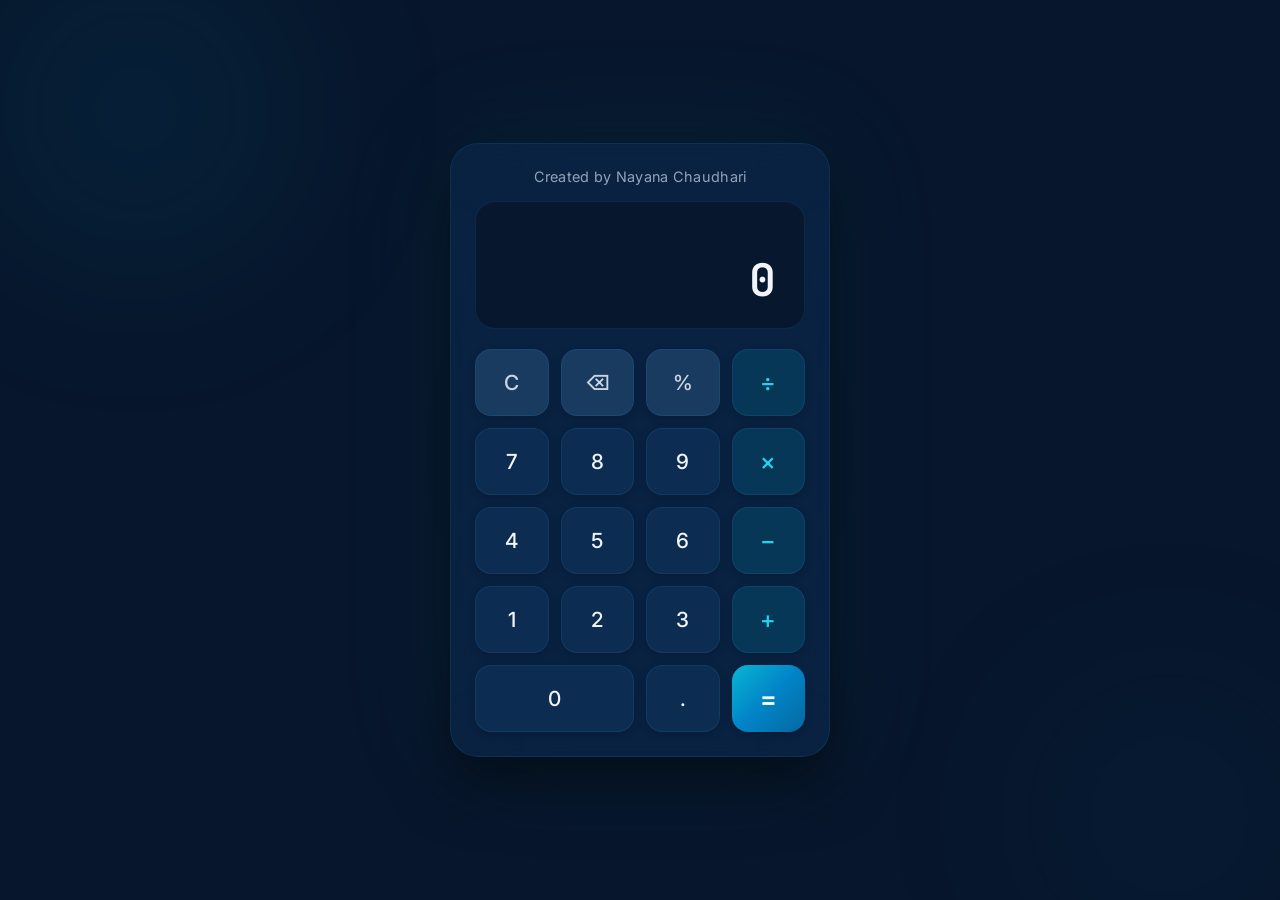
<file: WebDev-L2-Calculator/index.html>
<!DOCTYPE html>
<html lang="en">
<head>
  <meta charset="UTF-8">
  <meta name="viewport" content="width=device-width, initial-scale=1.0">
  <meta name="description" content="A premium browser-based calculator with basic arithmetic operations, operator chaining, and a stunning modern UI.">
  <title>Calculator — Premium Edition</title>
  <link rel="preconnect" href="https://fonts.googleapis.com">
  <link rel="preconnect" href="https://fonts.gstatic.com" crossorigin>
  <link href="https://fonts.googleapis.com/css2?family=Inter:wght@300;400;500;600;700&family=JetBrains+Mono:wght@400;500;600&display=swap" rel="stylesheet">
  <link rel="stylesheet" href="style.css">
</head>
<body>
  <div class="app-wrapper">
    <div class="orb orb-1"></div>
    <div class="orb orb-2"></div>
    <div class="orb orb-3"></div>

    <main class="calculator" id="calculator">
      <p class="creator-credit">Created by Nayana Chaudhari</p>

      <div class="display" id="display">
        <div class="display-expression" id="display-expression"></div>
        <div class="display-current" id="display-current">0</div>
      </div>

    
      <div class="btn-grid" id="btn-grid">
        <button class="btn btn-util" data-action="clear" id="btn-clear">C</button>
        <button class="btn btn-util" data-action="backspace" id="btn-backspace">⌫</button>
        <button class="btn btn-util" data-action="percent" id="btn-percent">%</button>
        <button class="btn btn-operator" data-action="operator" data-value="÷" id="btn-divide">÷</button>

        <button class="btn btn-number" data-action="number" data-value="7" id="btn-7">7</button>
        <button class="btn btn-number" data-action="number" data-value="8" id="btn-8">8</button>
        <button class="btn btn-number" data-action="number" data-value="9" id="btn-9">9</button>
        <button class="btn btn-operator" data-action="operator" data-value="×" id="btn-multiply">×</button>

        <button class="btn btn-number" data-action="number" data-value="4" id="btn-4">4</button>
        <button class="btn btn-number" data-action="number" data-value="5" id="btn-5">5</button>
        <button class="btn btn-number" data-action="number" data-value="6" id="btn-6">6</button>
        <button class="btn btn-operator" data-action="operator" data-value="−" id="btn-subtract">−</button>

        <button class="btn btn-number" data-action="number" data-value="1" id="btn-1">1</button>
        <button class="btn btn-number" data-action="number" data-value="2" id="btn-2">2</button>
        <button class="btn btn-number" data-action="number" data-value="3" id="btn-3">3</button>
        <button class="btn btn-operator" data-action="operator" data-value="+" id="btn-add">+</button>

        <button class="btn btn-number btn-zero" data-action="number" data-value="0" id="btn-0">0</button>
        <button class="btn btn-number" data-action="decimal" id="btn-decimal">.</button>
        <button class="btn btn-equals" data-action="equals" id="btn-equals">=</button>
      </div>
    </main>
  </div>

  <script src="script.js"></script>
</body>
</html>
</file>
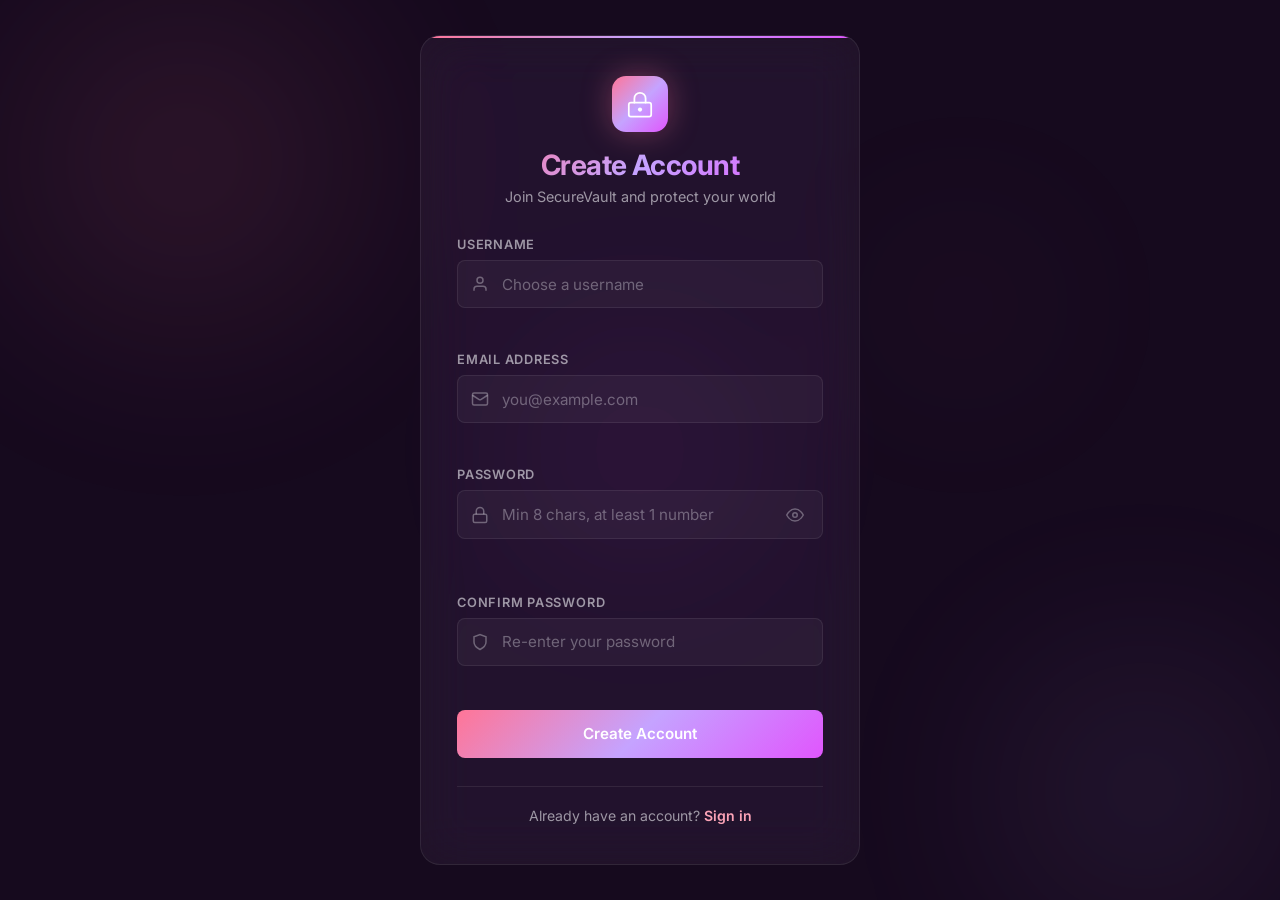
<file: WebDev-L2-LoginAuthentication/index.html>
<!DOCTYPE html>
<html lang="en">

<head>
  <meta charset="UTF-8" />
  <meta name="viewport" content="width=device-width, initial-scale=1.0" />
  <meta name="description"
    content="Secure authentication system with user registration, login, and protected dashboard access." />
  <title>SecureVault — Authentication</title>
  <link rel="preconnect" href="https://fonts.googleapis.com" />
  <link rel="preconnect" href="https://fonts.gstatic.com" crossorigin />
  <link href="https://fonts.googleapis.com/css2?family=Inter:wght@300;400;500;600;700;800&display=swap"
    rel="stylesheet" />
  <link rel="stylesheet" href="style.css" />
</head>

<body>

  <div class="bg-animation">
    <div class="orb orb-1"></div>
    <div class="orb orb-2"></div>
    <div class="orb orb-3"></div>
    <div class="orb orb-4"></div>
  </div>

  <section id="register-page" class="auth-page">
    <div class="auth-card glass-card" id="register-card">
      <div class="card-header">
        <div class="logo-icon" id="register-logo">
          <svg viewBox="0 0 40 40" fill="none" xmlns="http://www.w3.org/2000/svg">
            <rect x="4" y="18" width="32" height="20" rx="3" stroke="currentColor" stroke-width="2.5" />
            <path d="M12 18V12a8 8 0 1 1 16 0v6" stroke="currentColor" stroke-width="2.5" stroke-linecap="round" />
            <circle cx="20" cy="28" r="3" fill="currentColor" />
          </svg>
        </div>
        <h1 id="register-title">Create Account</h1>
        <p class="subtitle">Join SecureVault and protect your world</p>
      </div>

      <form id="register-form" novalidate autocomplete="off">
        <div class="input-group" id="reg-username-group">
          <label for="reg-username">Username</label>
          <div class="input-wrapper">
            <svg class="input-icon" viewBox="0 0 24 24" fill="none" stroke="currentColor" stroke-width="2">
              <path d="M20 21v-2a4 4 0 0 0-4-4H8a4 4 0 0 0-4 4v2" />
              <circle cx="12" cy="7" r="4" />
            </svg>
            <input type="text" id="reg-username" placeholder="Choose a username" required />
          </div>
          <span class="error-msg" id="reg-username-error"></span>
        </div>

        <div class="input-group" id="reg-email-group">
          <label for="reg-email">Email Address</label>
          <div class="input-wrapper">
            <svg class="input-icon" viewBox="0 0 24 24" fill="none" stroke="currentColor" stroke-width="2">
              <rect x="2" y="4" width="20" height="16" rx="2" />
              <path d="m22 7-8.97 5.7a1.94 1.94 0 0 1-2.06 0L2 7" />
            </svg>
            <input type="email" id="reg-email" placeholder="you@example.com" required />
          </div>
          <span class="error-msg" id="reg-email-error"></span>
        </div>

        <div class="input-group" id="reg-password-group">
          <label for="reg-password">Password</label>
          <div class="input-wrapper">
            <svg class="input-icon" viewBox="0 0 24 24" fill="none" stroke="currentColor" stroke-width="2">
              <rect x="3" y="11" width="18" height="11" rx="2" />
              <path d="M7 11V7a5 5 0 0 1 10 0v4" />
            </svg>
            <input type="password" id="reg-password" placeholder="Min 8 chars, at least 1 number" required />
            <button type="button" class="toggle-pw" id="reg-toggle-pw" aria-label="Toggle password visibility">
              <svg class="eye-open" viewBox="0 0 24 24" fill="none" stroke="currentColor" stroke-width="2">
                <path d="M1 12s4-8 11-8 11 8 11 8-4 8-11 8-11-8-11-8z" />
                <circle cx="12" cy="12" r="3" />
              </svg>
              <svg class="eye-closed" viewBox="0 0 24 24" fill="none" stroke="currentColor" stroke-width="2"
                style="display:none">
                <path d="M17.94 17.94A10.07 10.07 0 0 1 12 20c-7 0-11-8-11-8a18.45 18.45 0 0 1 5.06-5.94" />
                <path d="M9.9 4.24A9.12 9.12 0 0 1 12 4c7 0 11 8 11 8a18.5 18.5 0 0 1-2.16 3.19" />
                <line x1="1" y1="1" x2="23" y2="23" />
              </svg>
            </button>
          </div>
          <div class="password-strength" id="reg-pw-strength">
            <div class="strength-bar">
              <div class="strength-fill" id="reg-strength-fill"></div>
            </div>
            <span class="strength-label" id="reg-strength-label"></span>
          </div>
          <span class="error-msg" id="reg-password-error"></span>
        </div>

        <div class="input-group" id="reg-confirm-group">
          <label for="reg-confirm">Confirm Password</label>
          <div class="input-wrapper">
            <svg class="input-icon" viewBox="0 0 24 24" fill="none" stroke="currentColor" stroke-width="2">
              <path d="M12 22s8-4 8-10V5l-8-3-8 3v7c0 6 8 10 8 10z" />
            </svg>
            <input type="password" id="reg-confirm" placeholder="Re-enter your password" required />
          </div>
          <span class="error-msg" id="reg-confirm-error"></span>
        </div>

        <button type="submit" class="btn-primary" id="register-btn">
          <span class="btn-text">Create Account</span>
          <span class="btn-loader" id="reg-loader"></span>
        </button>
      </form>

      <div class="auth-footer">
        <p>Already have an account? <a href="#" id="goto-login" class="link">Sign in</a></p>
      </div>
    </div>
  </section>

  <section id="login-page" class="auth-page hidden">
    <div class="auth-card glass-card" id="login-card">
      <div class="card-header">
        <div class="logo-icon" id="login-logo">
          <svg viewBox="0 0 40 40" fill="none" xmlns="http://www.w3.org/2000/svg">
            <rect x="4" y="18" width="32" height="20" rx="3" stroke="currentColor" stroke-width="2.5" />
            <path d="M12 18V12a8 8 0 1 1 16 0v6" stroke="currentColor" stroke-width="2.5" stroke-linecap="round" />
            <circle cx="20" cy="28" r="3" fill="currentColor" />
          </svg>
        </div>
        <h1 id="login-title">Welcome Back</h1>
        <p class="subtitle">Sign in to access your vault</p>
      </div>

      <form id="login-form" novalidate autocomplete="off">
        <div class="input-group" id="login-username-group">
          <label for="login-username">Username or Email</label>
          <div class="input-wrapper">
            <svg class="input-icon" viewBox="0 0 24 24" fill="none" stroke="currentColor" stroke-width="2">
              <path d="M20 21v-2a4 4 0 0 0-4-4H8a4 4 0 0 0-4 4v2" />
              <circle cx="12" cy="7" r="4" />
            </svg>
            <input type="text" id="login-username" placeholder="Enter username or email" required />
          </div>
          <span class="error-msg" id="login-username-error"></span>
        </div>

        <div class="input-group" id="login-password-group">
          <label for="login-password">Password</label>
          <div class="input-wrapper">
            <svg class="input-icon" viewBox="0 0 24 24" fill="none" stroke="currentColor" stroke-width="2">
              <rect x="3" y="11" width="18" height="11" rx="2" />
              <path d="M7 11V7a5 5 0 0 1 10 0v4" />
            </svg>
            <input type="password" id="login-password" placeholder="Enter your password" required />
            <button type="button" class="toggle-pw" id="login-toggle-pw" aria-label="Toggle password visibility">
              <svg class="eye-open" viewBox="0 0 24 24" fill="none" stroke="currentColor" stroke-width="2">
                <path d="M1 12s4-8 11-8 11 8 11 8-4 8-11 8-11-8-11-8z" />
                <circle cx="12" cy="12" r="3" />
              </svg>
              <svg class="eye-closed" viewBox="0 0 24 24" fill="none" stroke="currentColor" stroke-width="2"
                style="display:none">
                <path d="M17.94 17.94A10.07 10.07 0 0 1 12 20c-7 0-11-8-11-8a18.45 18.45 0 0 1 5.06-5.94" />
                <path d="M9.9 4.24A9.12 9.12 0 0 1 12 4c7 0 11 8 11 8a18.5 18.5 0 0 1-2.16 3.19" />
                <line x1="1" y1="1" x2="23" y2="23" />
              </svg>
            </button>
          </div>
          <span class="error-msg" id="login-password-error"></span>
        </div>

        <div class="general-error" id="login-general-error"></div>

        <button type="submit" class="btn-primary" id="login-btn">
          <span class="btn-text">Sign In</span>
          <span class="btn-loader" id="login-loader"></span>
        </button>
      </form>

      <div class="auth-footer">
        <p>Don't have an account? <a href="#" id="goto-register" class="link">Create one</a></p>
      </div>
    </div>
  </section>

  <section id="dashboard-page" class="auth-page hidden">
    <nav class="dashboard-nav glass-card" id="dashboard-nav">
      <div class="nav-brand">
        <svg class="nav-logo" viewBox="0 0 40 40" fill="none">
          <rect x="4" y="18" width="32" height="20" rx="3" stroke="currentColor" stroke-width="2.5" />
          <path d="M12 18V12a8 8 0 1 1 16 0v6" stroke="currentColor" stroke-width="2.5" stroke-linecap="round" />
          <circle cx="20" cy="28" r="3" fill="currentColor" />
        </svg>
        <span>SecureVault</span>
      </div>
      <div class="nav-actions">
        <span class="nav-user" id="nav-username"></span>
        <button class="btn-logout" id="logout-btn">
          <svg viewBox="0 0 24 24" fill="none" stroke="currentColor" stroke-width="2">
            <path d="M9 21H5a2 2 0 0 1-2-2V5a2 2 0 0 1 2-2h4" />
            <polyline points="16 17 21 12 16 7" />
            <line x1="21" y1="12" x2="9" y2="12" />
          </svg>
          <span>Logout</span>
        </button>
      </div>
    </nav>

    <div class="dashboard-content">
      <div class="welcome-hero" id="welcome-hero">
        <div class="welcome-badge">
          <svg viewBox="0 0 24 24" fill="none" stroke="currentColor" stroke-width="2">
            <path d="M12 22s8-4 8-10V5l-8-3-8 3v7c0 6 8 10 8 10z" />
            <path d="m9 12 2 2 4-4" />
          </svg>
          <span>Authenticated</span>
        </div>
        <h1 id="dashboard-greeting"></h1>
        <p class="welcome-subtitle">Your vault is secure. Here's a quick overview of your account.</p>
      </div>

      <div class="stats-grid" id="stats-grid">
        <div class="stat-card glass-card" id="stat-security">
          <div class="stat-icon stat-icon-green">
            <svg viewBox="0 0 24 24" fill="none" stroke="currentColor" stroke-width="2">
              <path d="M12 22s8-4 8-10V5l-8-3-8 3v7c0 6 8 10 8 10z" />
            </svg>
          </div>
          <div class="stat-info">
            <span class="stat-label">Security Level</span>
            <span class="stat-value">Protected</span>
          </div>
        </div>

        <div class="stat-card glass-card" id="stat-session">
          <div class="stat-icon stat-icon-blue">
            <svg viewBox="0 0 24 24" fill="none" stroke="currentColor" stroke-width="2">
              <circle cx="12" cy="12" r="10" />
              <polyline points="12 6 12 12 16 14" />
            </svg>
          </div>
          <div class="stat-info">
            <span class="stat-label">Session Started</span>
            <span class="stat-value" id="session-time"></span>
          </div>
        </div>

        <div class="stat-card glass-card" id="stat-storage">
          <div class="stat-icon stat-icon-purple">
            <svg viewBox="0 0 24 24" fill="none" stroke="currentColor" stroke-width="2">
              <ellipse cx="12" cy="5" rx="9" ry="3" />
              <path d="M21 12c0 1.66-4 3-9 3s-9-1.34-9-3" />
              <path d="M3 5v14c0 1.66 4 3 9 3s9-1.34 9-3V5" />
            </svg>
          </div>
          <div class="stat-info">
            <span class="stat-label">Data Encrypted</span>
            <span class="stat-value">SHA-256</span>
          </div>
        </div>

        <div class="stat-card glass-card" id="stat-account">
          <div class="stat-icon stat-icon-amber">
            <svg viewBox="0 0 24 24" fill="none" stroke="currentColor" stroke-width="2">
              <path d="M20 21v-2a4 4 0 0 0-4-4H8a4 4 0 0 0-4 4v2" />
              <circle cx="12" cy="7" r="4" />
            </svg>
          </div>
          <div class="stat-info">
            <span class="stat-label">Account</span>
            <span class="stat-value" id="account-email"></span>
          </div>
        </div>
      </div>

      <div class="activity-section glass-card" id="activity-section">
        <h2>Recent Activity</h2>
        <div class="activity-list" id="activity-list"></div>
      </div>
    </div>
  </section>

  <div class="toast-container" id="toast-container"></div>

  <script src="app.js"></script>
</body>

</html>
</file>
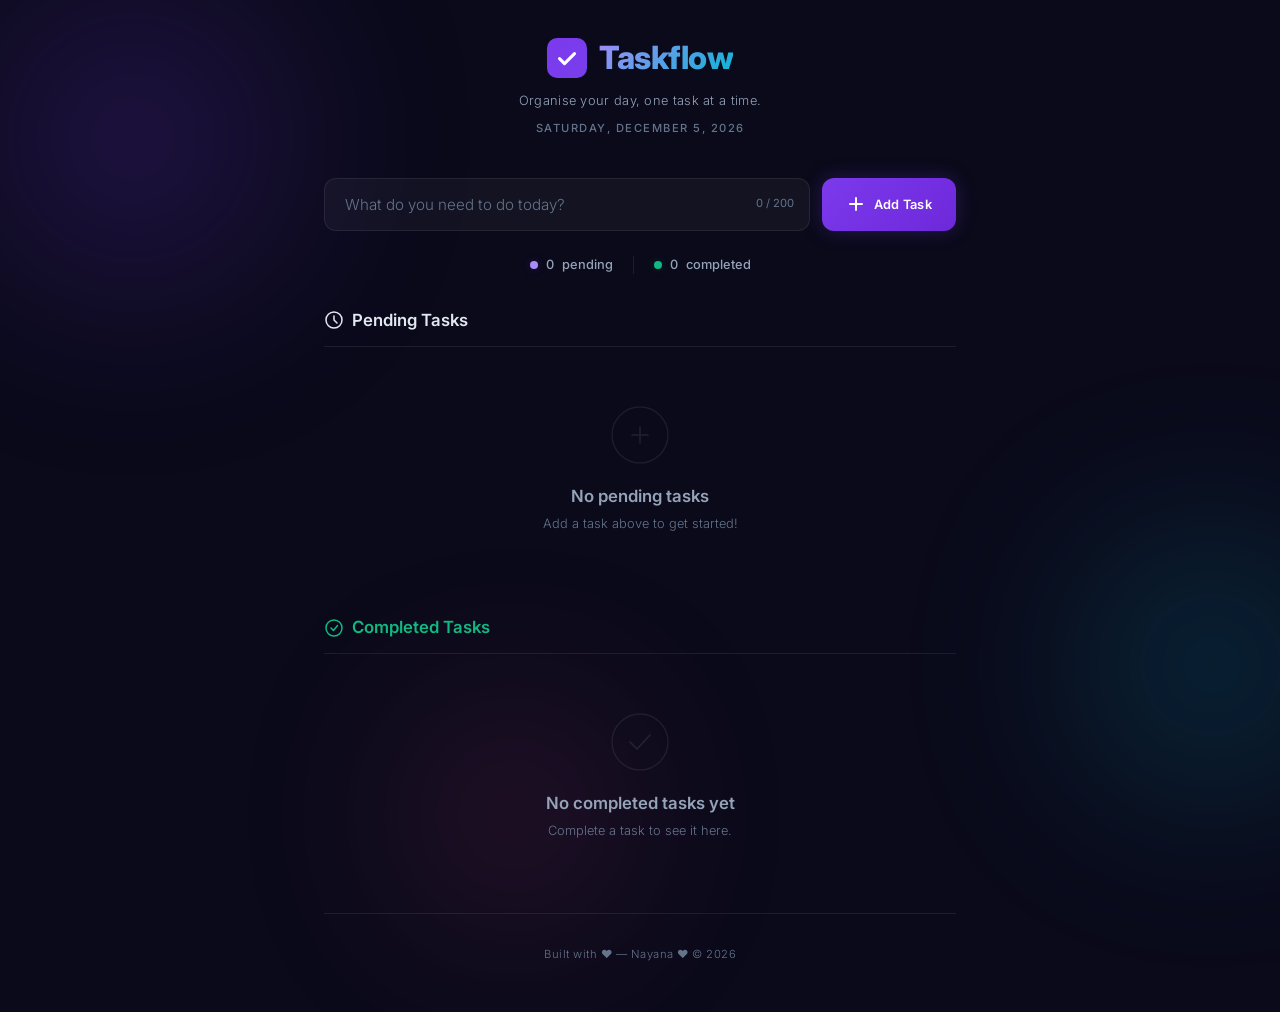
<file: WebDev-L2-ToDoApp/index.html>
<!DOCTYPE html>
<html lang="en">

<head>
  <meta charset="UTF-8" />
  <meta name="viewport" content="width=device-width, initial-scale=1.0" />
  <meta name="description"
    content="A beautiful, interactive to-do list application to manage your daily tasks with ease." />
  <title>Taskflow — Your Daily To-Do List</title>
  <link rel="preconnect" href="https://fonts.googleapis.com" />
  <link rel="preconnect" href="https://fonts.gstatic.com" crossorigin />
  <link href="https://fonts.googleapis.com/css2?family=Inter:wght@300;400;500;600;700;800&display=swap"
    rel="stylesheet" />
  <link rel="stylesheet" href="style.css" />
</head>

<body>


  <div class="bg-orb bg-orb--1" aria-hidden="true"></div>
  <div class="bg-orb bg-orb--2" aria-hidden="true"></div>
  <div class="bg-orb bg-orb--3" aria-hidden="true"></div>

  <div class="app-container">


    <header class="app-header">
      <div class="app-header__logo">
        <svg class="app-header__icon" viewBox="0 0 32 32" fill="none" xmlns="http://www.w3.org/2000/svg">
          <rect width="32" height="32" rx="8" fill="url(#logo-grad)" />
          <path d="M10 16.5L14 20.5L22 12.5" stroke="#fff" stroke-width="2.5" stroke-linecap="round"
            stroke-linejoin="round" />
          <defs>
            <linearGradient id="logo-grad" x1="0" y1="0" x2="32" y2="32">
              <stop stop-color="#7c3aed" />
              <stop offset="1" stop-color="#06b6d4" />
            </linearGradient>
          </defs>
        </svg>
        <h1>Taskflow</h1>
      </div>
      <p class="app-header__tagline">Organise your day, one task at a time.</p>
      <div class="app-header__date" id="current-date"></div>
    </header>


    <section class="add-task" aria-label="Add a new task">
      <div class="add-task__input-wrapper">
        <input type="text" id="task-input" class="add-task__input" placeholder="What do you need to do today?"
          maxlength="200" autocomplete="off" />
        <span class="add-task__char-count" id="char-count">0 / 200</span>
      </div>
      <button id="add-task-btn" class="add-task__btn" aria-label="Add Task">
        <svg width="20" height="20" viewBox="0 0 20 20" fill="none">
          <path d="M10 4V16M4 10H16" stroke="currentColor" stroke-width="2" stroke-linecap="round" />
        </svg>
        <span>Add Task</span>
      </button>
    </section>


    <div class="stats-bar">
      <div class="stats-bar__item stats-bar__item--pending">
        <span class="stats-bar__dot stats-bar__dot--pending"></span>
        <span id="pending-count">0</span> pending
      </div>
      <div class="stats-bar__separator"></div>
      <div class="stats-bar__item stats-bar__item--completed">
        <span class="stats-bar__dot stats-bar__dot--completed"></span>
        <span id="completed-count">0</span> completed
      </div>
    </div>
    <main class="task-lists">

  
      <section class="task-section" aria-label="Pending tasks">
        <div class="task-section__header">
          <h2 class="task-section__title">
            <svg class="task-section__icon" width="20" height="20" viewBox="0 0 20 20" fill="none">
              <circle cx="10" cy="10" r="8" stroke="currentColor" stroke-width="1.5" />
              <path d="M10 6V10L13 13" stroke="currentColor" stroke-width="1.5" stroke-linecap="round" />
            </svg>
            Pending Tasks
          </h2>
        </div>
        <ul id="pending-list" class="task-list"></ul>
        <div id="pending-empty" class="empty-state">
          <svg class="empty-state__icon" width="64" height="64" viewBox="0 0 64 64" fill="none">
            <circle cx="32" cy="32" r="28" stroke="currentColor" stroke-width="1.5" opacity="0.3" />
            <path d="M24 32H40M32 24V40" stroke="currentColor" stroke-width="1.5" stroke-linecap="round"
              opacity="0.4" />
          </svg>
          <p class="empty-state__text">No pending tasks</p>
          <p class="empty-state__subtext">Add a task above to get started!</p>
        </div>
      </section>


      <section class="task-section" aria-label="Completed tasks">
        <div class="task-section__header">
          <h2 class="task-section__title task-section__title--completed">
            <svg class="task-section__icon" width="20" height="20" viewBox="0 0 20 20" fill="none">
              <circle cx="10" cy="10" r="8" stroke="currentColor" stroke-width="1.5" />
              <path d="M7 10L9.5 12.5L13.5 7.5" stroke="currentColor" stroke-width="1.5" stroke-linecap="round"
                stroke-linejoin="round" />
            </svg>
            Completed Tasks
          </h2>
          <button id="clear-completed-btn" class="task-section__clear-btn" aria-label="Clear all completed tasks"
            title="Clear all completed tasks">
            <svg width="16" height="16" viewBox="0 0 16 16" fill="none">
              <path d="M4 4L12 12M12 4L4 12" stroke="currentColor" stroke-width="1.5" stroke-linecap="round" />
            </svg>
            Clear All
          </button>
        </div>
        <ul id="completed-list" class="task-list"></ul>
        <div id="completed-empty" class="empty-state">
          <svg class="empty-state__icon" width="64" height="64" viewBox="0 0 64 64" fill="none">
            <circle cx="32" cy="32" r="28" stroke="currentColor" stroke-width="1.5" opacity="0.3" />
            <path d="M22 32L29 39L42 25" stroke="currentColor" stroke-width="1.5" stroke-linecap="round"
              stroke-linejoin="round" opacity="0.4" />
          </svg>
          <p class="empty-state__text">No completed tasks yet</p>
          <p class="empty-state__subtext">Complete a task to see it here.</p>
        </div>
      </section>

    </main>


    <footer class="app-footer">
      <p>Built with ♥ — Nayana ♥ &copy; <span id="footer-year"></span></p>
    </footer>

  </div>

  <script src="app.js"></script>
</body>

</html>
</file>
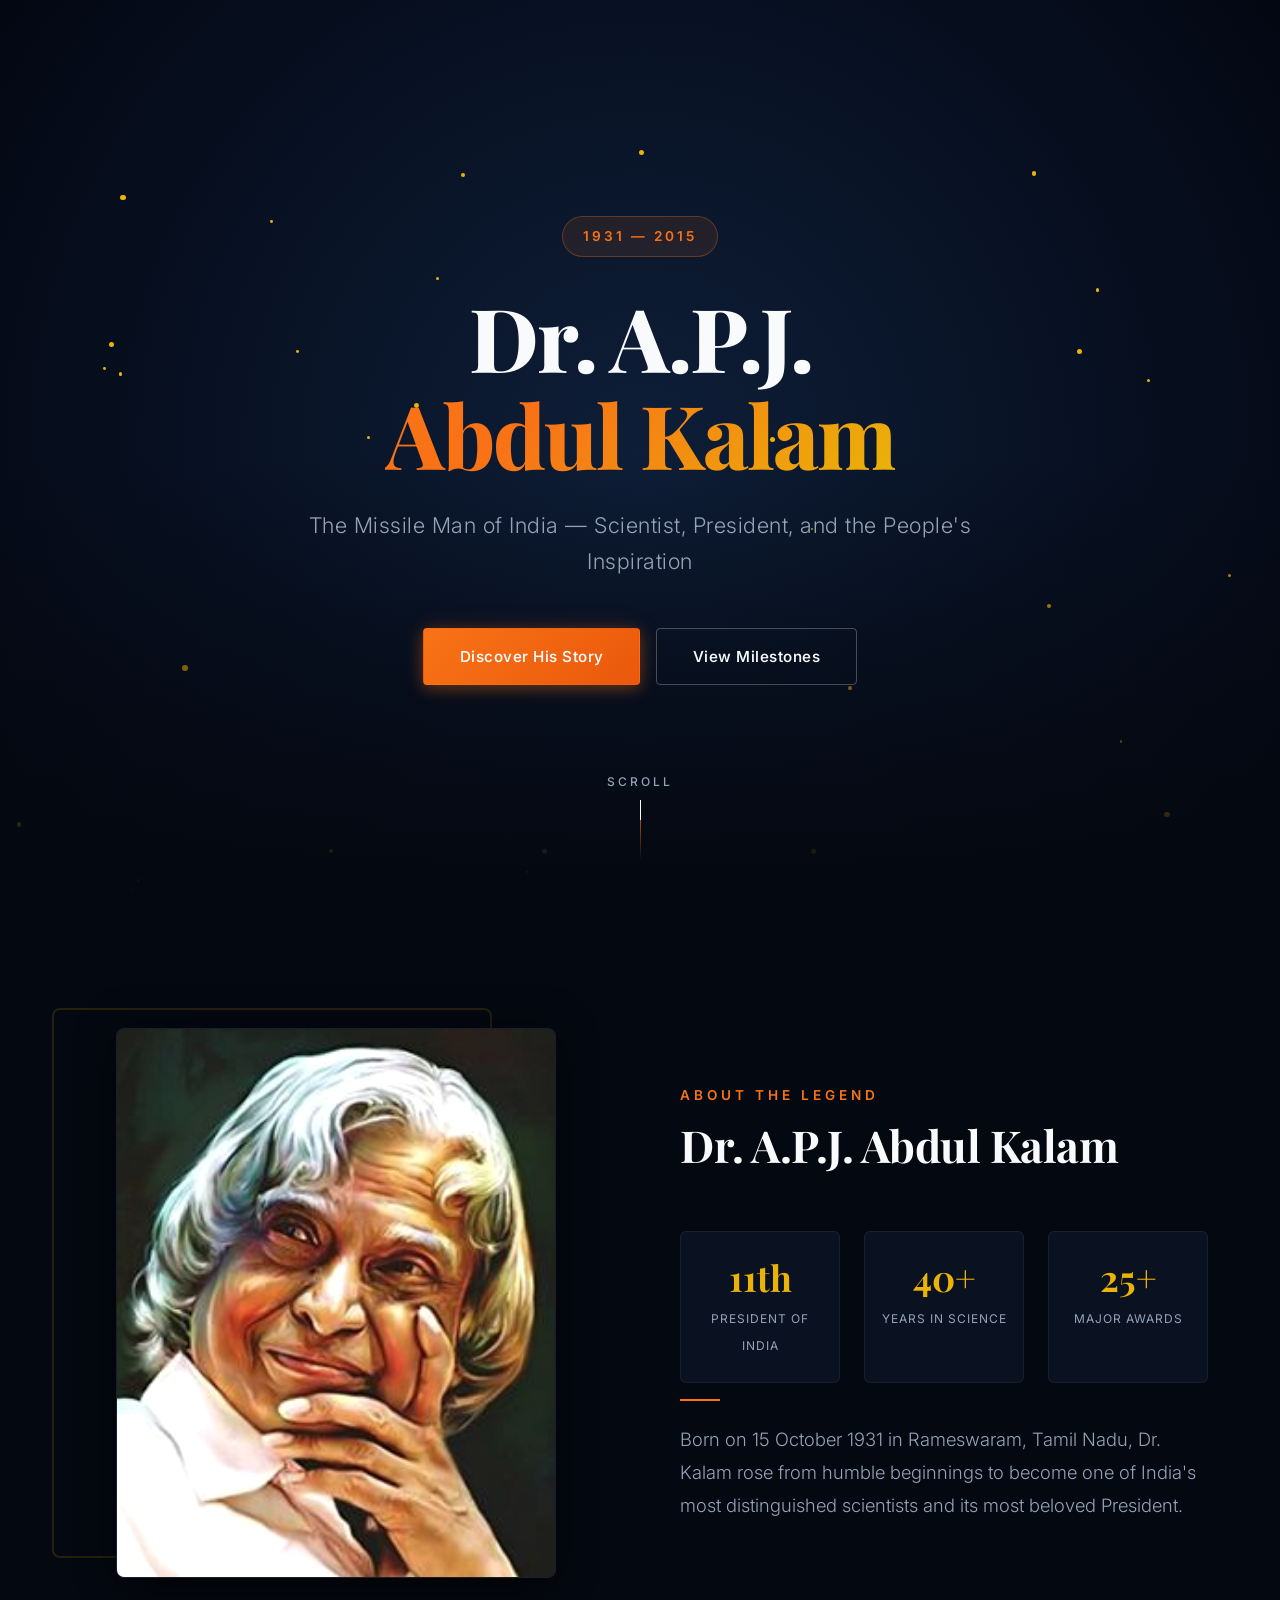
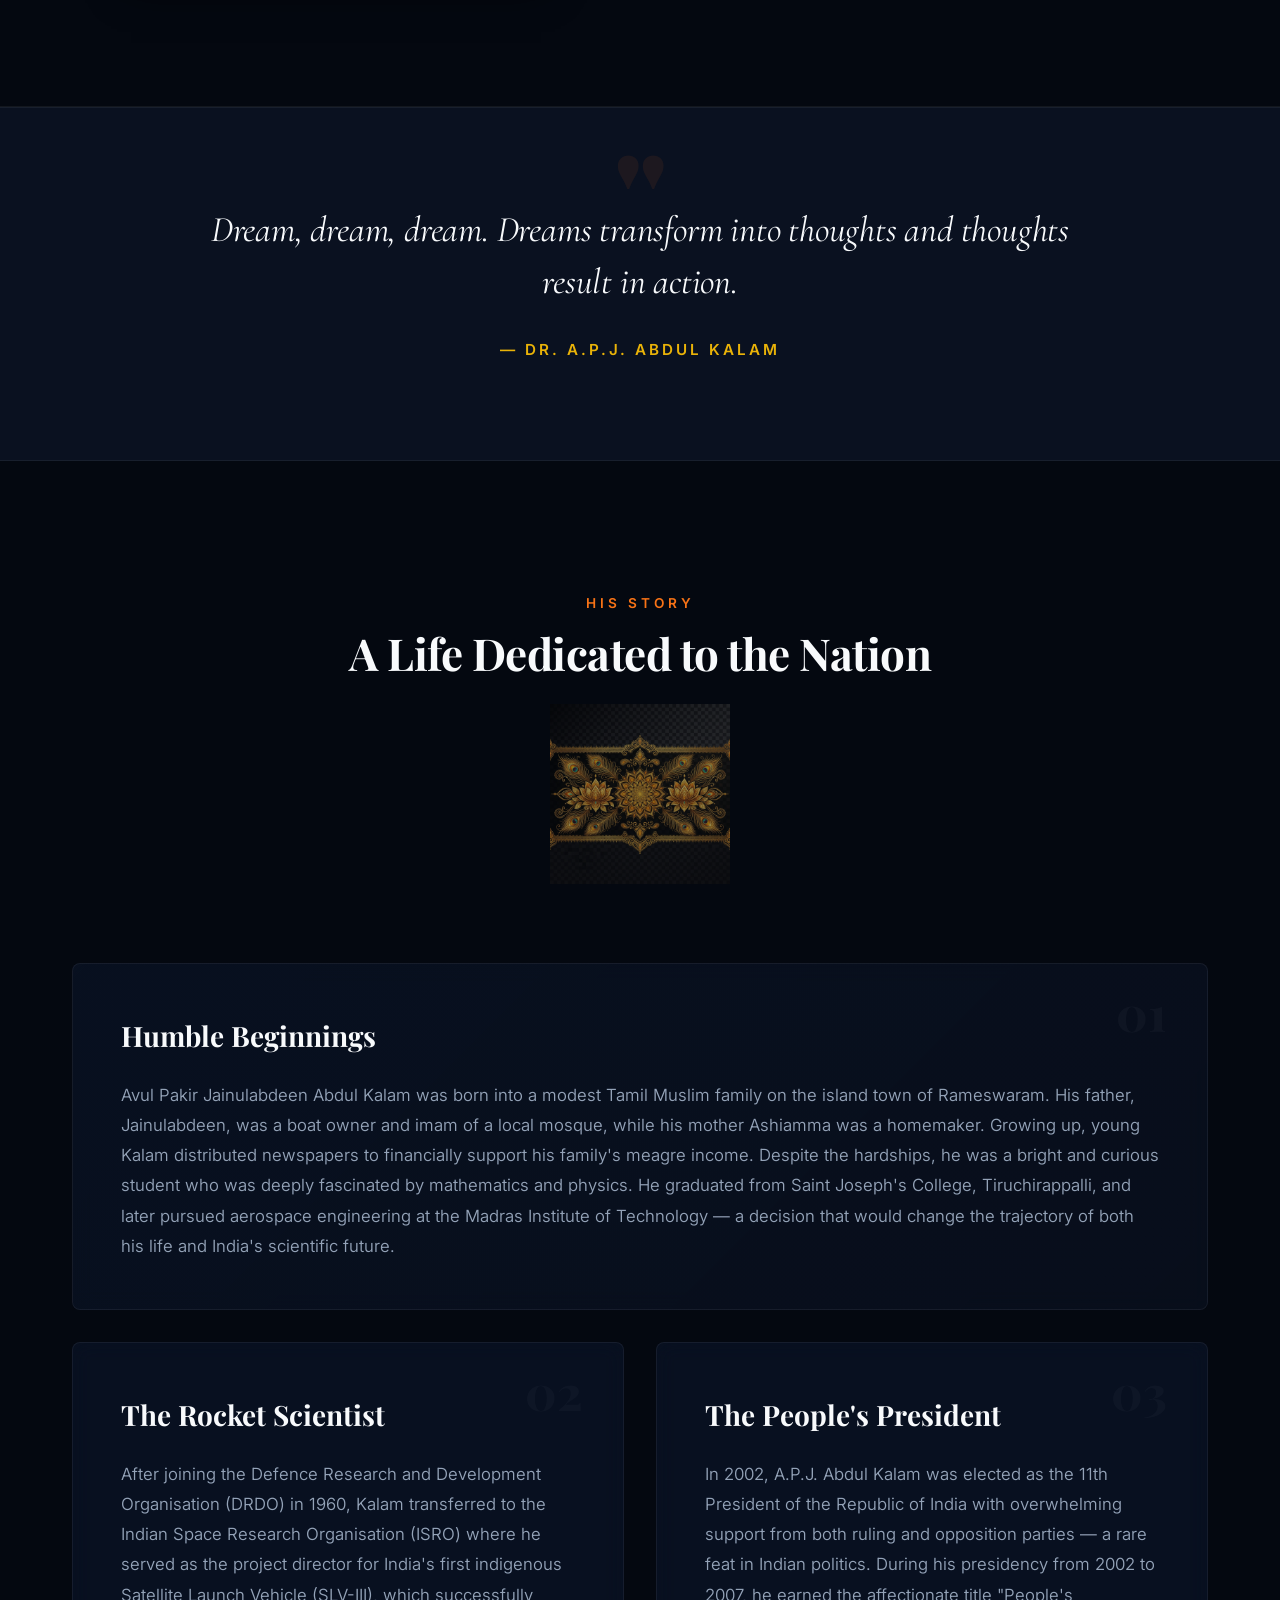
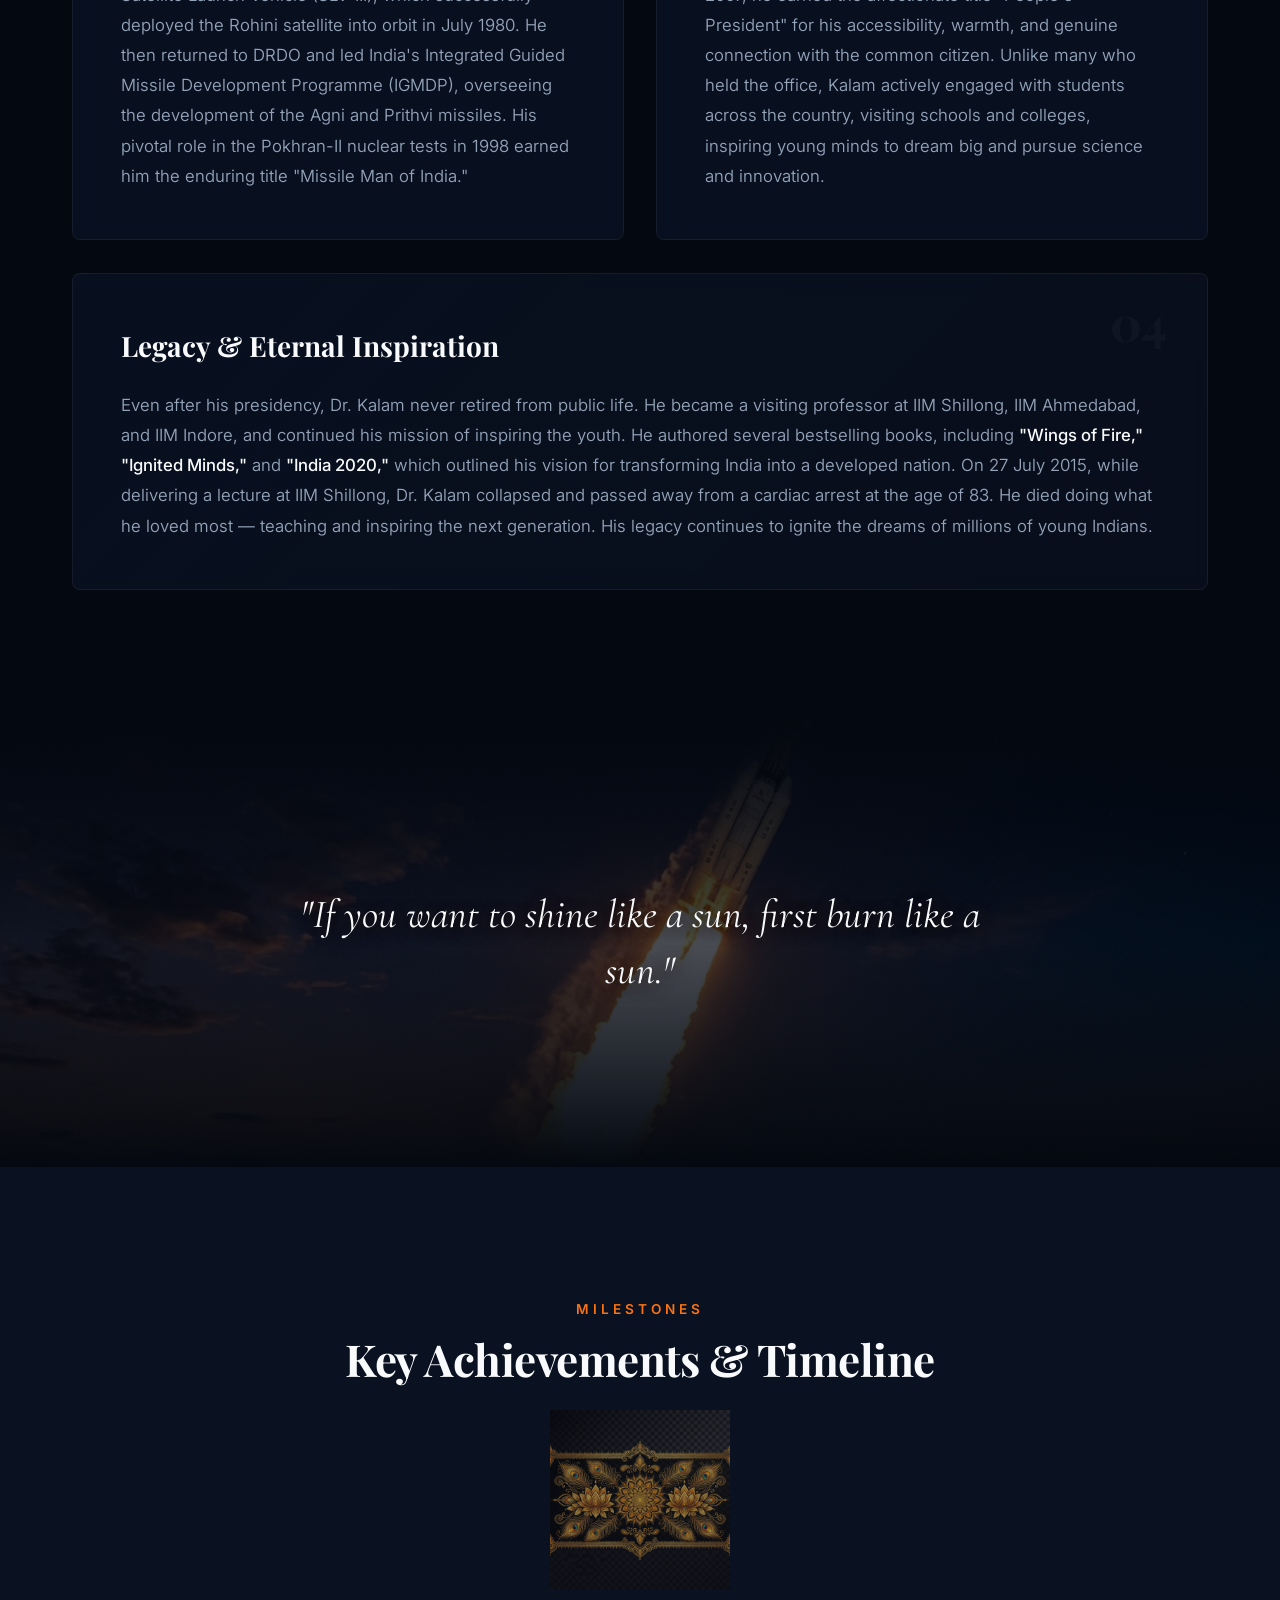
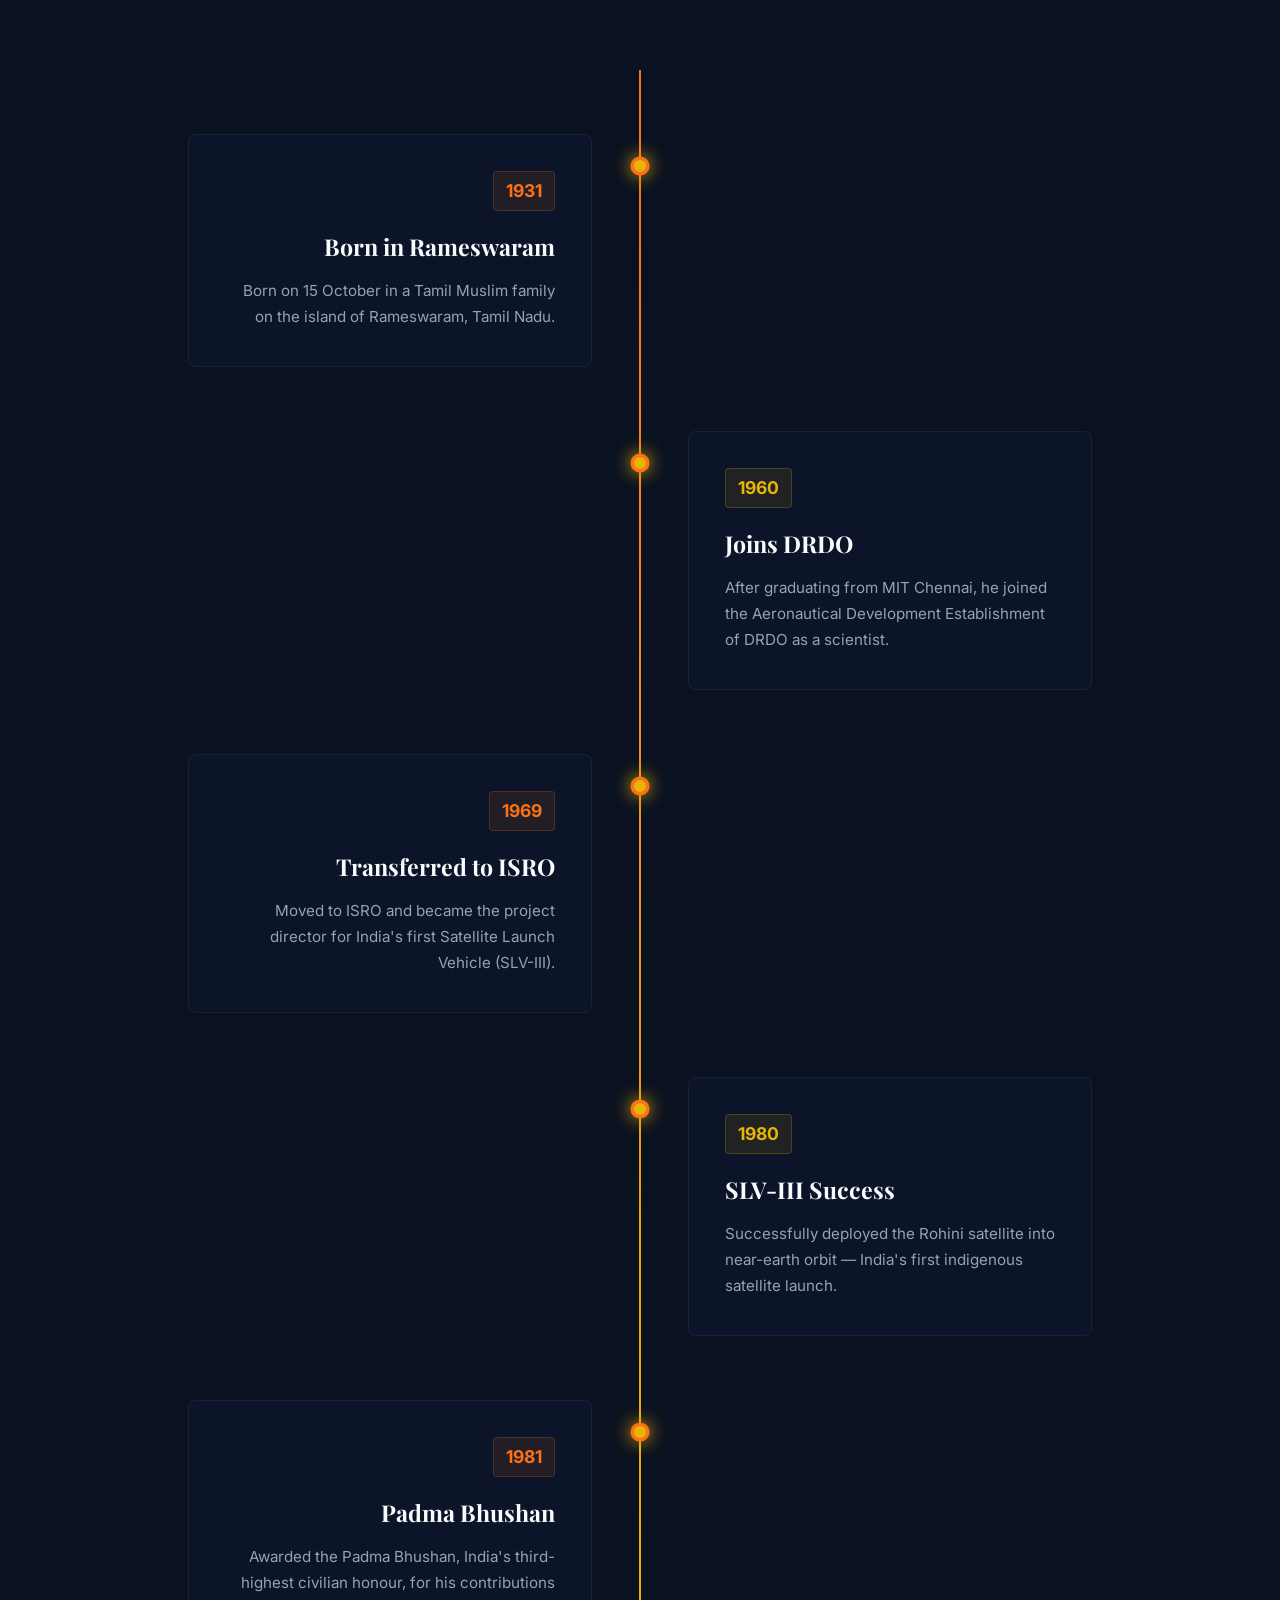
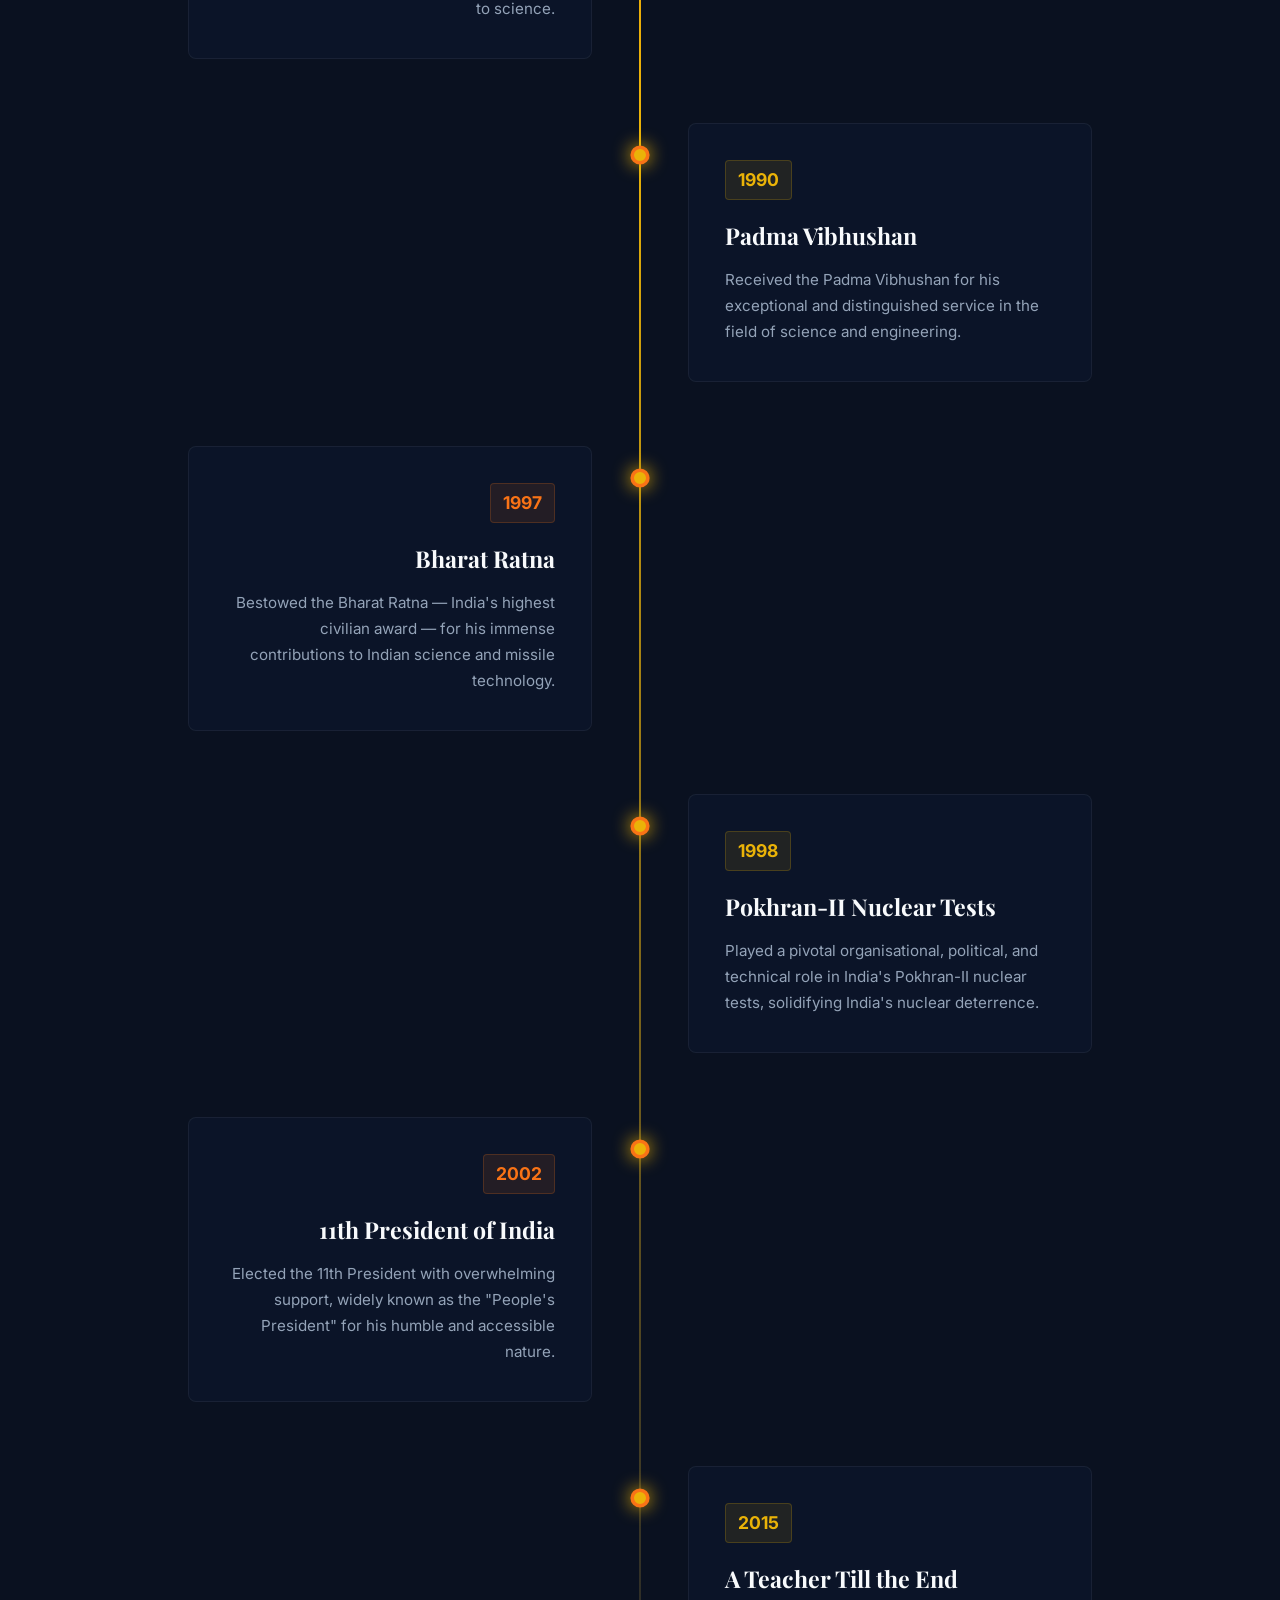
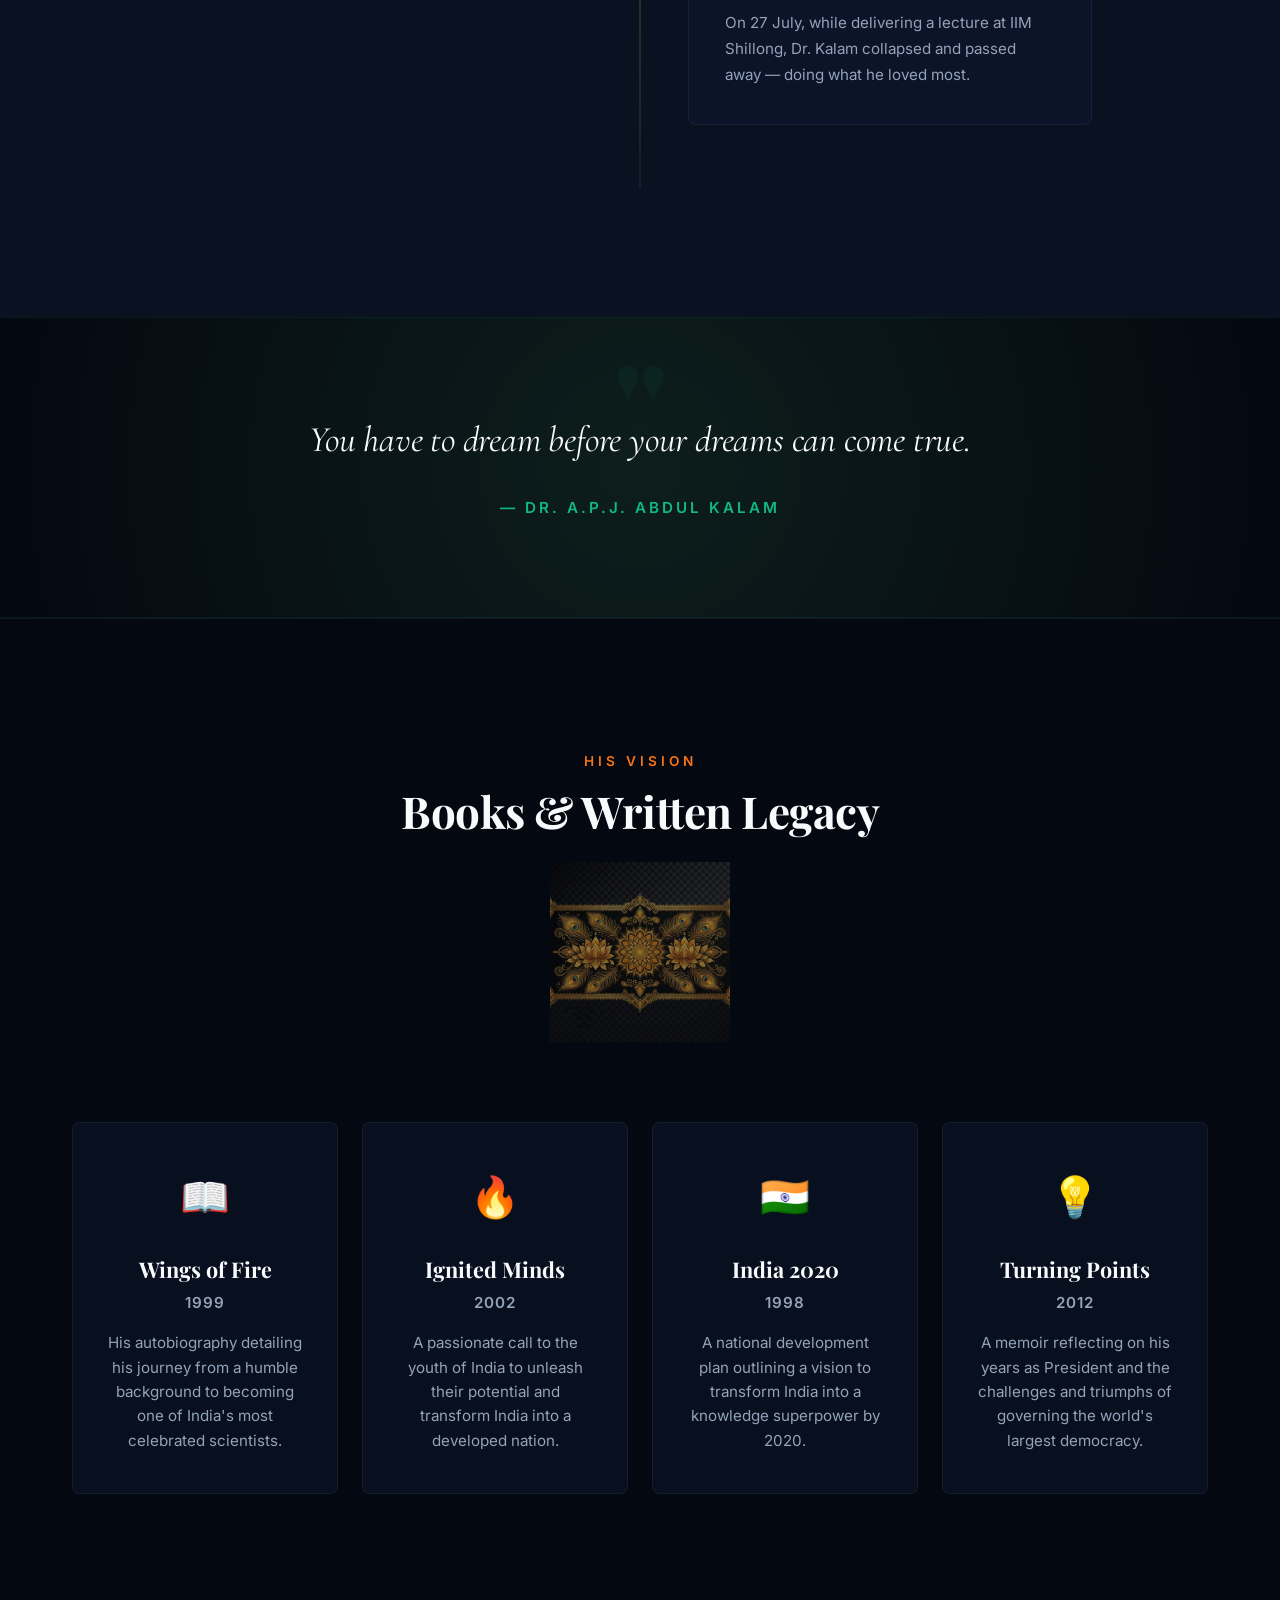
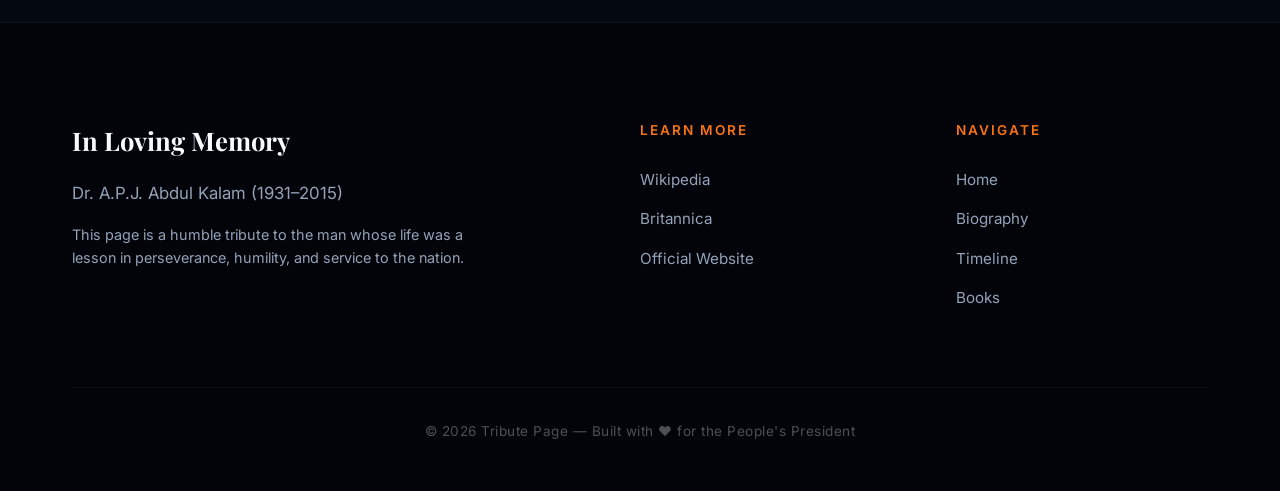
<file: WebDev-L2-TributePage/index.html>
<!DOCTYPE html>
<html lang="en">

<head>
  <meta charset="UTF-8">
  <meta name="viewport" content="width=device-width, initial-scale=1.0">
  <meta name="description"
    content="A tribute to Dr. A.P.J. Abdul Kalam — the Missile Man of India, visionary scientist, beloved President, and eternal inspiration to millions.">
  <title>Tribute to Dr. A.P.J. Abdul Kalam — The Missile Man of India</title>
  <link rel="preconnect" href="https://fonts.googleapis.com">
  <link rel="preconnect" href="https://fonts.gstatic.com" crossorigin>
  <link
    href="https://fonts.googleapis.com/css2?family=Playfair+Display:ital,wght@0,400;0,600;0,700;0,800;1,400;1,600&family=Inter:wght@300;400;500;600&family=Cormorant+Garamond:ital,wght@0,400;0,600;1,400&display=swap"
    rel="stylesheet">
  <link rel="stylesheet" href="style.css">
</head>

<body>


  <header id="hero" class="hero-section">
    <div class="hero-overlay"></div>
    <div class="hero-particles" id="particles"></div>
    <div class="hero-content">
      <div class="hero-badge">1931 — 2015</div>
      <h1 class="hero-title">
        <span class="hero-title-line">Dr. A.P.J.</span>
        <span class="hero-title-line hero-title-accent">Abdul Kalam</span>
      </h1>
      <p class="hero-tagline">The Missile Man of India — Scientist, President, and the People's Inspiration</p>
      <div class="hero-cta">
        <a href="#biography" class="btn btn-primary">Discover His Story</a>
        <a href="#timeline" class="btn btn-outline">View Milestones</a>
      </div>
    </div>
    <div class="scroll-indicator">
      <span>Scroll</span>
      <div class="scroll-line"></div>
    </div>
  </header>


  <section id="portrait" class="portrait-section">
    <div class="container">
      <div class="portrait-grid">
        <div class="portrait-image-wrapper">
          <div class="portrait-frame">
            <img src="abdul kalam.jpg" alt="A painted portrait of Dr. A.P.J. Abdul Kalam" class="portrait-img"
              loading="lazy">
          </div>
          <div class="portrait-decoration"></div>
        </div>
        <div class="portrait-info">
          <div class="section-label">About the Legend</div>
          <h2 class="section-title">Dr. A.P.J. Abdul Kalam</h2>
          <div class="portrait-stats">
            <div class="stat">
              <span class="stat-number">11th</span>
              <span class="stat-label">President of India</span>
            </div>
            <div class="stat">
              <span class="stat-number">40+</span>
              <span class="stat-label">Years in Science</span>
            </div>
            <div class="stat">
              <span class="stat-number">25+</span>
              <span class="stat-label">Major Awards</span>
            </div>
          </div>
          <p class="portrait-text">
            Born on 15 October 1931 in Rameswaram, Tamil Nadu, Dr. Kalam rose from humble beginnings to become
            one of India's most distinguished scientists and its most beloved President.
          </p>
        </div>
      </div>
    </div>
  </section>


  <section id="quote" class="quote-section">
    <div class="container">
      <div class="quote-block">
        <div class="quote-icon">"</div>
        <blockquote class="quote-text">
          Dream, dream, dream. Dreams transform into thoughts and thoughts result in action.
        </blockquote>
        <cite class="quote-author">— Dr. A.P.J. Abdul Kalam</cite>
        <div class="quote-decoration-left"></div>
        <div class="quote-decoration-right"></div>
      </div>
    </div>
  </section>


  <section id="biography" class="biography-section">
    <div class="container">
      <div class="section-header">
        <div class="section-label">His Story</div>
        <h2 class="section-title">A Life Dedicated to the Nation</h2>
        <div class="section-divider">
          <img src="divider.png" alt="" class="divider-img" loading="lazy">
        </div>
      </div>

      <div class="bio-grid">
        <article class="bio-card bio-card-large">
          <div class="bio-card-number">01</div>
          <h3>Humble Beginnings</h3>
          <p>
            Avul Pakir Jainulabdeen Abdul Kalam was born into a modest Tamil Muslim family on the island town
            of Rameswaram. His father, Jainulabdeen, was a boat owner and imam of a local mosque, while his
            mother Ashiamma was a homemaker. Growing up, young Kalam distributed newspapers to financially
            support his family's meagre income. Despite the hardships, he was a bright and curious student
            who was deeply fascinated by mathematics and physics. He graduated from Saint Joseph's College,
            Tiruchirappalli, and later pursued aerospace engineering at the Madras Institute of Technology —
            a decision that would change the trajectory of both his life and India's scientific future.
          </p>
        </article>

        <article class="bio-card">
          <div class="bio-card-number">02</div>
          <h3>The Rocket Scientist</h3>
          <p>
            After joining the Defence Research and Development Organisation (DRDO) in 1960, Kalam transferred
            to the Indian Space Research Organisation (ISRO) where he served as the project director for
            India's first indigenous Satellite Launch Vehicle (SLV-III), which successfully deployed the
            Rohini satellite into orbit in July 1980. He then returned to DRDO and led India's Integrated
            Guided Missile Development Programme (IGMDP), overseeing the development of the Agni and Prithvi
            missiles. His pivotal role in the Pokhran-II nuclear tests in 1998 earned him the enduring title
            "Missile Man of India."
          </p>
        </article>

        <article class="bio-card">
          <div class="bio-card-number">03</div>
          <h3>The People's President</h3>
          <p>
            In 2002, A.P.J. Abdul Kalam was elected as the 11th President of the Republic of India with
            overwhelming support from both ruling and opposition parties — a rare feat in Indian politics.
            During his presidency from 2002 to 2007, he earned the affectionate title "People's President"
            for his accessibility, warmth, and genuine connection with the common citizen. Unlike many who
            held the office, Kalam actively engaged with students across the country, visiting schools and
            colleges, inspiring young minds to dream big and pursue science and innovation.
          </p>
        </article>

        <article class="bio-card bio-card-large">
          <div class="bio-card-number">04</div>
          <h3>Legacy & Eternal Inspiration</h3>
          <p>
            Even after his presidency, Dr. Kalam never retired from public life. He became a visiting
            professor at IIM Shillong, IIM Ahmedabad, and IIM Indore, and continued his mission of inspiring
            the youth. He authored several bestselling books, including <em>"Wings of Fire,"</em>
            <em>"Ignited Minds,"</em> and <em>"India 2020,"</em> which outlined his vision for transforming
            India into a developed nation. On 27 July 2015, while delivering a lecture at IIM Shillong,
            Dr. Kalam collapsed and passed away from a cardiac arrest at the age of 83. He died doing what
            he loved most — teaching and inspiring the next generation. His legacy continues to ignite the
            dreams of millions of young Indians.
          </p>
        </article>
      </div>
    </div>
  </section>


  <section class="rocket-divider">
    <img src="rocket.png" alt="ISRO rocket launch symbolising Dr. Kalam's contribution to Indian space science"
      class="rocket-img" loading="lazy">
    <div class="rocket-overlay"></div>
    <div class="rocket-text">
      <p>"If you want to shine like a sun, first burn like a sun."</p>
    </div>
  </section>


  <section id="timeline" class="timeline-section">
    <div class="container">
      <div class="section-header">
        <div class="section-label">Milestones</div>
        <h2 class="section-title">Key Achievements & Timeline</h2>
        <div class="section-divider">
          <img src="divider.png" alt="" class="divider-img" loading="lazy">
        </div>
      </div>

      <div class="timeline">
        <div class="timeline-line"></div>

        <div class="timeline-item timeline-left">
          <div class="timeline-dot"></div>
          <div class="timeline-card">
            <div class="timeline-year">1931</div>
            <h3>Born in Rameswaram</h3>
            <p>Born on 15 October in a Tamil Muslim family on the island of Rameswaram, Tamil Nadu.</p>
          </div>
        </div>

        <div class="timeline-item timeline-right">
          <div class="timeline-dot"></div>
          <div class="timeline-card">
            <div class="timeline-year">1960</div>
            <h3>Joins DRDO</h3>
            <p>After graduating from MIT Chennai, he joined the Aeronautical Development Establishment of DRDO as a
              scientist.</p>
          </div>
        </div>

        <div class="timeline-item timeline-left">
          <div class="timeline-dot"></div>
          <div class="timeline-card">
            <div class="timeline-year">1969</div>
            <h3>Transferred to ISRO</h3>
            <p>Moved to ISRO and became the project director for India's first Satellite Launch Vehicle (SLV-III).</p>
          </div>
        </div>

        <div class="timeline-item timeline-right">
          <div class="timeline-dot"></div>
          <div class="timeline-card">
            <div class="timeline-year">1980</div>
            <h3>SLV-III Success</h3>
            <p>Successfully deployed the Rohini satellite into near-earth orbit — India's first indigenous satellite
              launch.</p>
          </div>
        </div>

        <div class="timeline-item timeline-left">
          <div class="timeline-dot"></div>
          <div class="timeline-card">
            <div class="timeline-year">1981</div>
            <h3>Padma Bhushan</h3>
            <p>Awarded the Padma Bhushan, India's third-highest civilian honour, for his contributions to science.</p>
          </div>
        </div>

        <div class="timeline-item timeline-right">
          <div class="timeline-dot"></div>
          <div class="timeline-card">
            <div class="timeline-year">1990</div>
            <h3>Padma Vibhushan</h3>
            <p>Received the Padma Vibhushan for his exceptional and distinguished service in the field of science and
              engineering.</p>
          </div>
        </div>

        <div class="timeline-item timeline-left">
          <div class="timeline-dot"></div>
          <div class="timeline-card">
            <div class="timeline-year">1997</div>
            <h3>Bharat Ratna</h3>
            <p>Bestowed the Bharat Ratna — India's highest civilian award — for his immense contributions to Indian
              science and missile technology.</p>
          </div>
        </div>

        <div class="timeline-item timeline-right">
          <div class="timeline-dot"></div>
          <div class="timeline-card">
            <div class="timeline-year">1998</div>
            <h3>Pokhran-II Nuclear Tests</h3>
            <p>Played a pivotal organisational, political, and technical role in India's Pokhran-II nuclear tests,
              solidifying India's nuclear deterrence.</p>
          </div>
        </div>

        <div class="timeline-item timeline-left">
          <div class="timeline-dot"></div>
          <div class="timeline-card">
            <div class="timeline-year">2002</div>
            <h3>11th President of India</h3>
            <p>Elected the 11th President with overwhelming support, widely known as the "People's President" for his
              humble and accessible nature.</p>
          </div>
        </div>

        <div class="timeline-item timeline-right">
          <div class="timeline-dot"></div>
          <div class="timeline-card">
            <div class="timeline-year">2015</div>
            <h3>A Teacher Till the End</h3>
            <p>On 27 July, while delivering a lecture at IIM Shillong, Dr. Kalam collapsed and passed away — doing what
              he loved most.</p>
          </div>
        </div>
      </div>
    </div>
  </section>


  <section class="quote-section quote-section-alt">
    <div class="container">
      <div class="quote-block">
        <div class="quote-icon">"</div>
        <blockquote class="quote-text">
          You have to dream before your dreams can come true.
        </blockquote>
        <cite class="quote-author">— Dr. A.P.J. Abdul Kalam</cite>
        <div class="quote-decoration-left"></div>
        <div class="quote-decoration-right"></div>
      </div>
    </div>
  </section>

  <section id="books" class="books-section">
    <div class="container">
      <div class="section-header">
        <div class="section-label">His Vision</div>
        <h2 class="section-title">Books & Written Legacy</h2>
        <div class="section-divider">
          <img src="divider.png" alt="" class="divider-img" loading="lazy">
        </div>
      </div>

      <div class="books-grid">
        <div class="book-card">
          <div class="book-icon">📖</div>
          <h3>Wings of Fire</h3>
          <p class="book-year">1999</p>
          <p>His autobiography detailing his journey from a humble background to becoming one of India's most celebrated
            scientists.</p>
        </div>
        <div class="book-card">
          <div class="book-icon">🔥</div>
          <h3>Ignited Minds</h3>
          <p class="book-year">2002</p>
          <p>A passionate call to the youth of India to unleash their potential and transform India into a developed
            nation.</p>
        </div>
        <div class="book-card">
          <div class="book-icon">🇮🇳</div>
          <h3>India 2020</h3>
          <p class="book-year">1998</p>
          <p>A national development plan outlining a vision to transform India into a knowledge superpower by 2020.</p>
        </div>
        <div class="book-card">
          <div class="book-icon">💡</div>
          <h3>Turning Points</h3>
          <p class="book-year">2012</p>
          <p>A memoir reflecting on his years as President and the challenges and triumphs of governing the world's
            largest democracy.</p>
        </div>
      </div>
    </div>
  </section>


  <footer id="footer" class="footer">
    <div class="container">
      <div class="footer-content">
        <div class="footer-tribute">
          <h3>In Loving Memory</h3>
          <p>Dr. A.P.J. Abdul Kalam (1931–2015)</p>
          <p class="footer-sub">This page is a humble tribute to the man whose life was a lesson in perseverance,
            humility, and service to the nation.</p>
        </div>
        <div class="footer-links">
          <h4>Learn More</h4>
          <ul>
            <li><a href="https://en.wikipedia.org/wiki/A._P._J._Abdul_Kalam" target="_blank"
                rel="noopener noreferrer">Wikipedia</a></li>
            <li><a href="https://www.britannica.com/biography/A-P-J-Abdul-Kalam" target="_blank"
                rel="noopener noreferrer">Britannica</a></li>
            <li><a href="https://www.abdulkalam.com/" target="_blank" rel="noopener noreferrer">Official Website</a>
            </li>
          </ul>
        </div>
        <div class="footer-links">
          <h4>Navigate</h4>
          <ul>
            <li><a href="#hero">Home</a></li>
            <li><a href="#biography">Biography</a></li>
            <li><a href="#timeline">Timeline</a></li>
            <li><a href="#books">Books</a></li>
          </ul>
        </div>
      </div>
      <div class="footer-bottom">
        <p>&copy; 2026 Tribute Page — Built with ❤️ for the People's President</p>
      </div>
    </div>
  </footer>

  <script>

    document.querySelectorAll('a[href^="#"]').forEach(anchor => {
      anchor.addEventListener('click', function (e) {
        e.preventDefault();
        const target = document.querySelector(this.getAttribute('href'));
        if (target) target.scrollIntoView({ behavior: 'smooth', block: 'start' });
      });
    });


    const observerOptions = { threshold: 0.1, rootMargin: '0px 0px -50px 0px' };
    const observer = new IntersectionObserver((entries) => {
      entries.forEach(entry => {
        if (entry.isIntersecting) {
          entry.target.classList.add('visible');
          observer.unobserve(entry.target);
        }
      });
    }, observerOptions);

    document.querySelectorAll(
      '.bio-card, .timeline-item, .book-card, .quote-block, .portrait-grid, .section-header'
    ).forEach(el => observer.observe(el));


    const particlesEl = document.getElementById('particles');
    for (let i = 0; i < 30; i++) {
      const particle = document.createElement('div');
      particle.className = 'particle';
      particle.style.left = Math.random() * 100 + '%';
      particle.style.top = Math.random() * 100 + '%';
      particle.style.animationDelay = Math.random() * 6 + 's';
      particle.style.animationDuration = (4 + Math.random() * 6) + 's';
      particle.style.width = particle.style.height = (2 + Math.random() * 4) + 'px';
      particlesEl.appendChild(particle);
    }


    window.addEventListener('scroll', () => {
      const scrollY = window.scrollY;
      const hero = document.querySelector('.hero-content');
      if (hero && scrollY < window.innerHeight) {
        hero.style.transform = `translateY(${scrollY * 0.3}px)`;
        hero.style.opacity = 1 - scrollY / (window.innerHeight * 0.8);
      }
    });

    const timelineLine = document.querySelector('.timeline-line');
    if (timelineLine) {
      const timelineObserver = new IntersectionObserver((entries) => {
        entries.forEach(entry => {
          if (entry.isIntersecting) {
            timelineLine.classList.add('animate');
            timelineObserver.unobserve(entry.target);
          }
        });
      }, { threshold: 0.1 });
      timelineObserver.observe(document.querySelector('.timeline'));
    }
  </script>

</body>

</html>
</file>
<file: WebDev-L2-Calculator/style.css>
:root {
  --bg-primary: #07162c;
  --bg-calculator: rgba(12, 37, 69, 0.82);
  --bg-display: rgba(8, 24, 46, 0.92);
  --bg-number: rgba(22, 60, 107, 0.4);
  --bg-number-hover: rgba(30, 81, 143, 0.55);
  --bg-operator: rgba(6, 182, 212, 0.15);
  --bg-operator-hover: rgba(6, 182, 212, 0.3);
  --bg-util: rgba(51, 98, 142, 0.4);
  --bg-util-hover: rgba(66, 122, 172, 0.55);
  --bg-equals: linear-gradient(135deg, #06b6d4 0%, #0284c7 50%, #0369a1 100%);
  --bg-equals-hover: linear-gradient(135deg, #22d3ee 0%, #0ea5e9 50%, #0284c7 100%);

  --text-primary: #f1f5f9;
  --text-secondary: #94a3b8;
  --text-operator: #22d3ee;
  --text-equals: #ffffff;
  --text-util: #cbd5e1;

  --accent: #06b6d4;
  --accent-glow: rgba(6, 182, 212, 0.4);

  --border-glass: rgba(56, 189, 248, 0.1);

   --radius-btn: 16px;
  --radius-calc: 28px;
  --radius-display: 20px;

  
  --font-ui: 'Inter', -apple-system, BlinkMacSystemFont, sans-serif;
  --font-mono: 'JetBrains Mono', 'Fira Code', monospace;

 
  --shadow-calc: 0 25px 60px rgba(0, 0, 0, 0.55), 0 0 120px rgba(6, 182, 212, 0.1);
  --shadow-btn: 0 2px 8px rgba(0, 0, 0, 0.2);
  --shadow-btn-active: 0 1px 2px rgba(0, 0, 0, 0.3);
}


*,
*::before,
*::after {
  margin: 0;
  padding: 0;
  box-sizing: border-box;
}

html {
  font-size: 16px;
  -webkit-font-smoothing: antialiased;
  -moz-osx-font-smoothing: grayscale;
}

body {
  font-family: var(--font-ui);
  background: var(--bg-primary);
  color: var(--text-primary);
  min-height: 100vh;
  display: flex;
  align-items: center;
  justify-content: center;
  overflow: hidden;
}


.app-wrapper {
  position: relative;
  display: flex;
  align-items: center;
  justify-content: center;
  width: 100%;
  min-height: 100vh;
}

.orb {
  position: fixed;
  border-radius: 50%;
  filter: blur(100px);
  opacity: 0.5;
  pointer-events: none;
  z-index: 0;
}

.orb-1 {
  width: 400px;
  height: 400px;
  background: radial-gradient(circle, rgba(6, 182, 212, 0.3), transparent 70%);
  top: -10%;
  left: -5%;
  animation: float-1 12s ease-in-out infinite;
}

.orb-2 {
  width: 350px;
  height: 350px;
  background: radial-gradient(circle, rgba(3, 105, 161, 0.25), transparent 70%);
  bottom: -10%;
  right: -5%;
  animation: float-2 15s ease-in-out infinite;
}

.orb-3 {
  width: 250px;
  height: 250px;
  background: radial-gradient(circle, rgba(20, 184, 166, 0.2), transparent 70%);
  top: 50%;
  left: 50%;
  transform: translate(-50%, -50%);
  animation: float-3 10s ease-in-out infinite;
}

@keyframes float-1 {
  0%, 100% { transform: translate(0, 0) scale(1); }
  33% { transform: translate(30px, 40px) scale(1.05); }
  66% { transform: translate(-20px, 20px) scale(0.95); }
}

@keyframes float-2 {
  0%, 100% { transform: translate(0, 0) scale(1); }
  33% { transform: translate(-25px, -30px) scale(1.08); }
  66% { transform: translate(15px, -15px) scale(0.92); }
}

@keyframes float-3 {
  0%, 100% { transform: translate(-50%, -50%) scale(1); }
  50% { transform: translate(-50%, -50%) scale(1.15); }
}


.calculator {
  position: relative;
  z-index: 1;
  width: 380px;
  background: var(--bg-calculator);
  border-radius: var(--radius-calc);
  border: 1px solid var(--border-glass);
  backdrop-filter: blur(40px) saturate(1.5);
  -webkit-backdrop-filter: blur(40px) saturate(1.5);
  box-shadow: var(--shadow-calc);
  padding: 24px;
  animation: calc-entrance 0.8s cubic-bezier(0.16, 1, 0.3, 1) both;
}

@keyframes calc-entrance {
  from {
    opacity: 0;
    transform: translateY(40px) scale(0.92);
  }
  to {
    opacity: 1;
    transform: translateY(0) scale(1);
  }
}


.creator-credit {
  text-align: center;
  color: var(--text-secondary);
  font-size: 0.9rem;
  margin-bottom: 16px;
  letter-spacing: 0.02em;
}

.display {
  background: var(--bg-display);
  border-radius: var(--radius-display);
  border: 1px solid var(--border-glass);
  padding: 24px 28px;
  margin-bottom: 20px;
  min-height: 120px;
  display: flex;
  flex-direction: column;
  justify-content: flex-end;
  align-items: flex-end;
  overflow: hidden;
}

.display-expression {
  font-family: var(--font-mono);
  font-size: 0.95rem;
  font-weight: 400;
  color: var(--text-secondary);
  min-height: 1.4em;
  text-align: right;
  word-break: break-all;
  margin-bottom: 8px;
  transition: color 0.3s ease;
}

.display-current {
  font-family: var(--font-mono);
  font-size: 2.8rem;
  font-weight: 600;
  color: var(--text-primary);
  text-align: right;
  word-break: break-all;
  line-height: 1.1;
  transition: all 0.2s ease;
  max-width: 100%;
}

.display-current.error {
  color: #f87171;
  font-size: 1.6rem;
}

.display-current.shrink {
  font-size: 1.8rem;
}

.btn-grid {
  display: grid;
  grid-template-columns: repeat(4, 1fr);
  gap: 12px;
}

.btn {
  font-family: var(--font-ui);
  font-size: 1.3rem;
  font-weight: 500;
  border: 1px solid var(--border-glass);
  border-radius: var(--radius-btn);
  padding: 18px 0;
  cursor: pointer;
  user-select: none;
  transition: all 0.15s ease;
  box-shadow: var(--shadow-btn);
  position: relative;
  overflow: hidden;
  outline: none;
}


.btn::after {
  content: '';
  position: absolute;
  inset: 0;
  background: radial-gradient(circle at var(--ripple-x, 50%) var(--ripple-y, 50%), rgba(255, 255, 255, 0.15), transparent 60%);
  opacity: 0;
  transition: opacity 0.4s ease;
}

.btn:active::after {
  opacity: 1;
  transition: opacity 0s;
}

.btn:active {
  transform: scale(0.94);
  box-shadow: var(--shadow-btn-active);
}


.btn-number {
  background: var(--bg-number);
  color: var(--text-primary);
}

.btn-number:hover {
  background: var(--bg-number-hover);
}


.btn-zero {
  grid-column: span 2;
}

.btn-operator {
  background: var(--bg-operator);
  color: var(--text-operator);
  font-size: 1.5rem;
}

.btn-operator:hover {
  background: var(--bg-operator-hover);
}

.btn-operator.active {
  background: rgba(6, 182, 212, 0.45);
  box-shadow: 0 0 20px var(--accent-glow);
}

.btn-util {
  background: var(--bg-util);
  color: var(--text-util);
}

.btn-util:hover {
  background: var(--bg-util-hover);
}
.btn-equals {
  background: var(--bg-equals);
  color: var(--text-equals);
  font-size: 1.6rem;
  font-weight: 600;
  border: none;
}

.btn-equals:hover {
  background: var(--bg-equals-hover);
  box-shadow: 0 4px 20px var(--accent-glow);
}


@media (max-width: 420px) {
  .calculator {
    width: 95vw;
    padding: 16px;
    border-radius: 22px;
  }

  .display {
    padding: 18px 20px;
    min-height: 100px;
  }

  .display-current {
    font-size: 2.2rem;
  }

  .btn {
    padding: 14px 0;
    font-size: 1.15rem;
    border-radius: 12px;
  }

  .btn-grid {
    gap: 8px;
  }
}

.btn:focus-visible {
  outline: 2px solid var(--accent);
  outline-offset: 2px;
}
</file>
<file: WebDev-L2-LoginAuthentication/style.css>
:root {

  --bg-deep: #160a1e;
  --bg-surface: rgba(255, 255, 255, 0.03);

  --glass-bg: rgba(255, 255, 255, 0.045);
  --glass-border: rgba(255, 255, 255, 0.08);
  --glass-highlight: rgba(255, 255, 255, 0.12);

  --accent-primary: #ff7597;
  --accent-primary-light: #fca3b7;
  --accent-secondary: #c5a3ff;
  --accent-gradient: linear-gradient(135deg, #ff7597 0%, #c5a3ff 50%, #e056fd 100%);
  --accent-glow: 0 0 30px rgba(255, 117, 151, 0.35);

  --color-success: #00b894;
  --color-error: #ff6b6b;
  --color-warning: #fdcb6e;
  --color-info: #74b9ff;

  --text-primary: #f0f0f5;
  --text-secondary: rgba(240, 240, 245, 0.6);
  --text-muted: rgba(240, 240, 245, 0.35);

  --font-family: 'Inter', -apple-system, BlinkMacSystemFont, 'Segoe UI', Roboto, sans-serif;

  --radius-sm: 8px;
  --radius-md: 14px;
  --radius-lg: 20px;
  --radius-xl: 28px;

  --transition-fast: 0.2s cubic-bezier(0.4, 0, 0.2, 1);
  --transition-smooth: 0.4s cubic-bezier(0.4, 0, 0.2, 1);
  --transition-spring: 0.5s cubic-bezier(0.34, 1.56, 0.64, 1);
}

*,
*::before,
*::after {
  margin: 0;
  padding: 0;
  box-sizing: border-box;
}

html {
  font-size: 16px;
  scroll-behavior: smooth;
}

body {
  font-family: var(--font-family);
  background: var(--bg-deep);
  color: var(--text-primary);
  min-height: 100vh;
  overflow-x: hidden;
  -webkit-font-smoothing: antialiased;
  -moz-osx-font-smoothing: grayscale;
}

.bg-animation {
  position: fixed;
  inset: 0;
  z-index: 0;
  overflow: hidden;
  pointer-events: none;
}

.orb {
  position: absolute;
  border-radius: 50%;
  filter: blur(100px);
  opacity: 0.4;
  animation: orbFloat 20s ease-in-out infinite;
}

.orb-1 {
  width: 500px;
  height: 500px;
  background: radial-gradient(circle, rgba(255, 117, 151, 0.4), transparent 70%);
  top: -10%;
  left: -5%;
  animation-duration: 25s;
}

.orb-2 {
  width: 400px;
  height: 400px;
  background: radial-gradient(circle, rgba(197, 163, 255, 0.35), transparent 70%);
  bottom: -10%;
  right: -5%;
  animation-duration: 30s;
  animation-delay: -5s;
}

.orb-3 {
  width: 300px;
  height: 300px;
  background: radial-gradient(circle, rgba(224, 86, 253, 0.3), transparent 70%);
  top: 50%;
  left: 50%;
  transform: translate(-50%, -50%);
  animation-duration: 22s;
  animation-delay: -10s;
}

.orb-4 {
  width: 250px;
  height: 250px;
  background: radial-gradient(circle, rgba(252, 163, 183, 0.2), transparent 70%);
  top: 20%;
  right: 15%;
  animation-duration: 28s;
  animation-delay: -15s;
}

@keyframes orbFloat {

  0%,
  100% {
    transform: translate(0, 0) scale(1);
  }

  25% {
    transform: translate(40px, -60px) scale(1.1);
  }

  50% {
    transform: translate(-30px, 40px) scale(0.9);
  }

  75% {
    transform: translate(50px, 20px) scale(1.05);
  }
}

.auth-page {
  position: relative;
  z-index: 1;
  min-height: 100vh;
  display: flex;
  align-items: center;
  justify-content: center;
  padding: 2rem 1rem;
}

.auth-page.hidden {
  display: none;
}

.glass-card {
  background: var(--glass-bg);
  border: 1px solid var(--glass-border);
  backdrop-filter: blur(24px) saturate(1.4);
  -webkit-backdrop-filter: blur(24px) saturate(1.4);
  border-radius: var(--radius-lg);
}

.auth-card {
  width: 100%;
  max-width: 440px;
  padding: 2.5rem 2.25rem;
  position: relative;
  overflow: hidden;
  animation: cardEnter 0.6s var(--transition-spring) both;
}

.auth-card::before {
  content: '';
  position: absolute;
  top: 0;
  left: 0;
  right: 0;
  height: 2px;
  background: var(--accent-gradient);
  border-radius: var(--radius-lg) var(--radius-lg) 0 0;
}

@keyframes cardEnter {
  from {
    opacity: 0;
    transform: translateY(30px) scale(0.96);
  }

  to {
    opacity: 1;
    transform: translateY(0) scale(1);
  }
}

.card-header {
  text-align: center;
  margin-bottom: 2rem;
}

.logo-icon {
  width: 56px;
  height: 56px;
  margin: 0 auto 1rem;
  display: flex;
  align-items: center;
  justify-content: center;
  background: var(--accent-gradient);
  border-radius: var(--radius-md);
  color: white;
  box-shadow: var(--accent-glow);
  animation: logoPulse 3s ease-in-out infinite;
}

.logo-icon svg {
  width: 28px;
  height: 28px;
}

@keyframes logoPulse {

  0%,
  100% {
    box-shadow: 0 0 20px rgba(255, 117, 151, 0.3);
  }

  50% {
    box-shadow: 0 0 40px rgba(255, 117, 151, 0.5), 0 0 60px rgba(197, 163, 255, 0.2);
  }
}

.card-header h1 {
  font-size: 1.75rem;
  font-weight: 700;
  letter-spacing: -0.02em;
  margin-bottom: 0.35rem;
  background: var(--accent-gradient);
  -webkit-background-clip: text;
  -webkit-text-fill-color: transparent;
  background-clip: text;
}

.subtitle {
  color: var(--text-secondary);
  font-size: 0.9rem;
  font-weight: 400;
}

.input-group {
  margin-bottom: 1.25rem;
}

.input-group label {
  display: block;
  font-size: 0.8rem;
  font-weight: 600;
  color: var(--text-secondary);
  text-transform: uppercase;
  letter-spacing: 0.06em;
  margin-bottom: 0.5rem;
}

.input-wrapper {
  position: relative;
  display: flex;
  align-items: center;
}

.input-icon {
  position: absolute;
  left: 14px;
  width: 18px;
  height: 18px;
  color: var(--text-muted);
  transition: color var(--transition-fast);
  pointer-events: none;
  z-index: 2;
}

.input-wrapper input {
  width: 100%;
  padding: 0.85rem 1rem 0.85rem 2.75rem;
  background: rgba(255, 255, 255, 0.04);
  border: 1.5px solid var(--glass-border);
  border-radius: var(--radius-sm);
  color: var(--text-primary);
  font-family: var(--font-family);
  font-size: 0.95rem;
  font-weight: 400;
  outline: none;
  transition: border-color var(--transition-fast), background var(--transition-fast), box-shadow var(--transition-fast);
}

.input-wrapper input::placeholder {
  color: var(--text-muted);
}

.input-wrapper input:focus {
  border-color: var(--accent-primary);
  background: rgba(255, 117, 151, 0.06);
  box-shadow: 0 0 0 3px rgba(255, 117, 151, 0.12);
}

.input-wrapper input:focus~.input-icon,
.input-wrapper input:focus+.input-icon {
  color: var(--accent-primary-light);
}

.input-wrapper:focus-within .input-icon {
  color: var(--accent-primary-light);
}

.input-group.error .input-wrapper input {
  border-color: var(--color-error);
  background: rgba(255, 107, 107, 0.06);
}

.input-group.error .input-wrapper input:focus {
  box-shadow: 0 0 0 3px rgba(255, 107, 107, 0.12);
}

.input-group.error .input-icon {
  color: var(--color-error);
}

.error-msg {
  display: block;
  font-size: 0.78rem;
  color: var(--color-error);
  margin-top: 0.4rem;
  min-height: 1.1rem;
  font-weight: 500;
  opacity: 0;
  transform: translateY(-4px);
  transition: opacity var(--transition-fast), transform var(--transition-fast);
}

.input-group.error .error-msg {
  opacity: 1;
  transform: translateY(0);
}

.general-error {
  text-align: center;
  color: var(--color-error);
  font-size: 0.85rem;
  font-weight: 500;
  min-height: 1.2rem;
  margin-bottom: 0.5rem;
  padding: 0;
  border-radius: var(--radius-sm);
  transition: all var(--transition-fast);
}

.general-error.visible {
  padding: 0.75rem;
  background: rgba(255, 107, 107, 0.08);
  border: 1px solid rgba(255, 107, 107, 0.2);
}

.toggle-pw {
  position: absolute;
  right: 10px;
  width: 36px;
  height: 36px;
  display: flex;
  align-items: center;
  justify-content: center;
  background: none;
  border: none;
  color: var(--text-muted);
  cursor: pointer;
  border-radius: var(--radius-sm);
  transition: color var(--transition-fast), background var(--transition-fast);
  z-index: 2;
}

.toggle-pw:hover {
  color: var(--text-secondary);
  background: rgba(255, 255, 255, 0.06);
}

.toggle-pw svg {
  width: 18px;
  height: 18px;
}

.password-strength {
  display: flex;
  align-items: center;
  gap: 0.75rem;
  margin-top: 0.5rem;
  opacity: 0;
  transition: opacity var(--transition-fast);
}

.password-strength.visible {
  opacity: 1;
}

.strength-bar {
  flex: 1;
  height: 4px;
  background: rgba(255, 255, 255, 0.08);
  border-radius: 100px;
  overflow: hidden;
}

.strength-fill {
  height: 100%;
  width: 0%;
  border-radius: 100px;
  transition: width var(--transition-smooth), background var(--transition-smooth);
}

.strength-label {
  font-size: 0.72rem;
  font-weight: 600;
  text-transform: uppercase;
  letter-spacing: 0.04em;
  white-space: nowrap;
}

.btn-primary {
  width: 100%;
  padding: 0.9rem 1.5rem;
  margin-top: 0.5rem;
  background: var(--accent-gradient);
  border: none;
  border-radius: var(--radius-sm);
  color: white;
  font-family: var(--font-family);
  font-size: 0.95rem;
  font-weight: 600;
  cursor: pointer;
  position: relative;
  overflow: hidden;
  transition: transform var(--transition-fast), box-shadow var(--transition-fast), opacity var(--transition-fast);
  display: flex;
  align-items: center;
  justify-content: center;
  gap: 0.5rem;
}

.btn-primary::before {
  content: '';
  position: absolute;
  inset: 0;
  background: linear-gradient(135deg, rgba(255, 255, 255, 0.15), transparent);
  opacity: 0;
  transition: opacity var(--transition-fast);
}

.btn-primary:hover {
  transform: translateY(-1px);
  box-shadow: 0 8px 30px rgba(255, 117, 151, 0.35);
}

.btn-primary:hover::before {
  opacity: 1;
}

.btn-primary:active {
  transform: translateY(0);
}

.btn-primary.loading {
  pointer-events: none;
  opacity: 0.85;
}

.btn-primary.loading .btn-text {
  opacity: 0;
}

.btn-loader {
  display: none;
  position: absolute;
  width: 22px;
  height: 22px;
  border: 2.5px solid rgba(255, 255, 255, 0.3);
  border-top-color: white;
  border-radius: 50%;
  animation: spin 0.7s linear infinite;
}

.btn-primary.loading .btn-loader {
  display: block;
}

@keyframes spin {
  to {
    transform: rotate(360deg);
  }
}

.auth-footer {
  text-align: center;
  margin-top: 1.75rem;
  padding-top: 1.25rem;
  border-top: 1px solid var(--glass-border);
}

.auth-footer p {
  font-size: 0.88rem;
  color: var(--text-secondary);
}

.link {
  color: var(--accent-primary-light);
  text-decoration: none;
  font-weight: 600;
  position: relative;
  transition: color var(--transition-fast);
}

.link::after {
  content: '';
  position: absolute;
  bottom: -2px;
  left: 0;
  width: 0%;
  height: 1.5px;
  background: var(--accent-primary-light);
  transition: width var(--transition-fast);
}

.link:hover {
  color: var(--accent-secondary);
}

.link:hover::after {
  width: 100%;
  background: var(--accent-secondary);
}

.dashboard-nav {
  position: fixed;
  top: 1rem;
  left: 50%;
  transform: translateX(-50%);
  z-index: 100;
  display: flex;
  align-items: center;
  justify-content: space-between;
  width: calc(100% - 2rem);
  max-width: 1100px;
  padding: 0.75rem 1.25rem;
  border-radius: var(--radius-md);
  animation: slideDown 0.5s var(--transition-spring) both;
}

@keyframes slideDown {
  from {
    opacity: 0;
    transform: translateX(-50%) translateY(-20px);
  }

  to {
    opacity: 1;
    transform: translateX(-50%) translateY(0);
  }
}

.nav-brand {
  display: flex;
  align-items: center;
  gap: 0.6rem;
  font-weight: 700;
  font-size: 1.05rem;
  background: var(--accent-gradient);
  -webkit-background-clip: text;
  -webkit-text-fill-color: transparent;
  background-clip: text;
}

.nav-logo {
  width: 28px;
  height: 28px;
  color: var(--accent-primary-light);
}

.nav-actions {
  display: flex;
  align-items: center;
  gap: 1rem;
}

.nav-user {
  font-size: 0.85rem;
  color: var(--text-secondary);
  font-weight: 500;
}

.btn-logout {
  display: flex;
  align-items: center;
  gap: 0.4rem;
  padding: 0.5rem 1rem;
  background: rgba(255, 107, 107, 0.1);
  border: 1px solid rgba(255, 107, 107, 0.2);
  border-radius: var(--radius-sm);
  color: var(--color-error);
  font-family: var(--font-family);
  font-size: 0.82rem;
  font-weight: 600;
  cursor: pointer;
  transition: all var(--transition-fast);
}

.btn-logout svg {
  width: 16px;
  height: 16px;
}

.btn-logout:hover {
  background: rgba(255, 107, 107, 0.18);
  border-color: rgba(255, 107, 107, 0.35);
  transform: translateY(-1px);
}

#dashboard-page.auth-page {
  flex-direction: column;
  justify-content: flex-start;
  padding-top: 6rem;
  padding-bottom: 2rem;
}

.dashboard-content {
  width: 100%;
  max-width: 1100px;
  margin: 0 auto;
}

.welcome-hero {
  text-align: center;
  margin-bottom: 2.5rem;
  animation: fadeUp 0.6s ease both;
  animation-delay: 0.15s;
}

@keyframes fadeUp {
  from {
    opacity: 0;
    transform: translateY(20px);
  }

  to {
    opacity: 1;
    transform: translateY(0);
  }
}

.welcome-badge {
  display: inline-flex;
  align-items: center;
  gap: 0.4rem;
  padding: 0.35rem 0.85rem;
  background: rgba(0, 184, 148, 0.12);
  border: 1px solid rgba(0, 184, 148, 0.25);
  border-radius: 100px;
  color: var(--color-success);
  font-size: 0.75rem;
  font-weight: 600;
  text-transform: uppercase;
  letter-spacing: 0.04em;
  margin-bottom: 1rem;
}

.welcome-badge svg {
  width: 14px;
  height: 14px;
}

.welcome-hero h1 {
  font-size: 2.25rem;
  font-weight: 800;
  letter-spacing: -0.03em;
  margin-bottom: 0.5rem;
}

.welcome-subtitle {
  color: var(--text-secondary);
  font-size: 1rem;
  max-width: 500px;
  margin: 0 auto;
}

.stats-grid {
  display: grid;
  grid-template-columns: repeat(auto-fit, minmax(230px, 1fr));
  gap: 1rem;
  margin-bottom: 2rem;
}

.stat-card {
  padding: 1.25rem 1.5rem;
  display: flex;
  align-items: center;
  gap: 1rem;
  transition: transform var(--transition-fast), border-color var(--transition-fast);
  animation: fadeUp 0.6s ease both;
}

.stat-card:nth-child(1) {
  animation-delay: 0.25s;
}

.stat-card:nth-child(2) {
  animation-delay: 0.35s;
}

.stat-card:nth-child(3) {
  animation-delay: 0.45s;
}

.stat-card:nth-child(4) {
  animation-delay: 0.55s;
}

.stat-card:hover {
  transform: translateY(-3px);
  border-color: var(--glass-highlight);
}

.stat-icon {
  width: 48px;
  height: 48px;
  border-radius: var(--radius-sm);
  display: flex;
  align-items: center;
  justify-content: center;
  flex-shrink: 0;
}

.stat-icon svg {
  width: 22px;
  height: 22px;
}

.stat-icon-green {
  background: rgba(0, 184, 148, 0.12);
  color: var(--color-success);
}

.stat-icon-blue {
  background: rgba(116, 185, 255, 0.12);
  color: var(--color-info);
}

.stat-icon-purple {
  background: rgba(255, 117, 151, 0.12);
  color: var(--accent-primary-light);
}

.stat-icon-amber {
  background: rgba(253, 203, 110, 0.12);
  color: var(--color-warning);
}

.stat-info {
  display: flex;
  flex-direction: column;
  gap: 0.15rem;
  min-width: 0;
}

.stat-label {
  font-size: 0.75rem;
  color: var(--text-muted);
  text-transform: uppercase;
  letter-spacing: 0.04em;
  font-weight: 600;
}

.stat-value {
  font-size: 1rem;
  font-weight: 600;
  color: var(--text-primary);
  white-space: nowrap;
  overflow: hidden;
  text-overflow: ellipsis;
}

.activity-section {
  padding: 1.5rem;
  animation: fadeUp 0.6s ease both;
  animation-delay: 0.6s;
}

.activity-section h2 {
  font-size: 1.1rem;
  font-weight: 700;
  margin-bottom: 1rem;
  color: var(--text-primary);
}

.activity-list {
  display: flex;
  flex-direction: column;
  gap: 0.5rem;
}

.activity-item {
  display: flex;
  align-items: center;
  gap: 0.75rem;
  padding: 0.75rem;
  border-radius: var(--radius-sm);
  background: rgba(255, 255, 255, 0.02);
  border: 1px solid transparent;
  transition: all var(--transition-fast);
}

.activity-item:hover {
  background: rgba(255, 255, 255, 0.04);
  border-color: var(--glass-border);
}

.activity-dot {
  width: 8px;
  height: 8px;
  border-radius: 50%;
  flex-shrink: 0;
}

.activity-dot.green {
  background: var(--color-success);
}

.activity-dot.blue {
  background: var(--color-info);
}

.activity-dot.purple {
  background: var(--accent-primary-light);
}

.activity-text {
  flex: 1;
  font-size: 0.88rem;
  color: var(--text-secondary);
}

.activity-time {
  font-size: 0.75rem;
  color: var(--text-muted);
  white-space: nowrap;
}

.toast-container {
  position: fixed;
  top: 1.5rem;
  right: 1.5rem;
  z-index: 9999;
  display: flex;
  flex-direction: column;
  gap: 0.75rem;
}

.toast {
  display: flex;
  align-items: center;
  gap: 0.75rem;
  padding: 0.85rem 1.25rem;
  background: rgba(20, 20, 30, 0.92);
  border: 1px solid var(--glass-border);
  backdrop-filter: blur(16px);
  -webkit-backdrop-filter: blur(16px);
  border-radius: var(--radius-sm);
  min-width: 280px;
  max-width: 400px;
  box-shadow: 0 8px 32px rgba(0, 0, 0, 0.4);
  animation: toastIn 0.4s var(--transition-spring) both;
}

.toast.removing {
  animation: toastOut 0.3s ease both;
}

@keyframes toastIn {
  from {
    opacity: 0;
    transform: translateX(30px) scale(0.95);
  }

  to {
    opacity: 1;
    transform: translateX(0) scale(1);
  }
}

@keyframes toastOut {
  to {
    opacity: 0;
    transform: translateX(30px) scale(0.95);
  }
}

.toast-icon {
  width: 20px;
  height: 20px;
  flex-shrink: 0;
}

.toast.success {
  border-left: 3px solid var(--color-success);
}

.toast.success .toast-icon {
  color: var(--color-success);
}

.toast.error {
  border-left: 3px solid var(--color-error);
}

.toast.error .toast-icon {
  color: var(--color-error);
}

.toast.info {
  border-left: 3px solid var(--color-info);
}

.toast.info .toast-icon {
  color: var(--color-info);
}

.toast-message {
  font-size: 0.88rem;
  font-weight: 500;
  color: var(--text-primary);
}

@media (max-width: 640px) {
  .auth-card {
    padding: 2rem 1.5rem;
    border-radius: var(--radius-md);
  }

  .card-header h1 {
    font-size: 1.5rem;
  }

  .dashboard-nav {
    padding: 0.6rem 1rem;
  }

  .nav-user {
    display: none;
  }

  .welcome-hero h1 {
    font-size: 1.65rem;
  }

  .stats-grid {
    grid-template-columns: 1fr;
  }
}

@media (max-width: 400px) {
  .auth-card {
    padding: 1.75rem 1.25rem;
  }
}

@keyframes shake {

  0%,
  100% {
    transform: translateX(0);
  }

  20% {
    transform: translateX(-6px);
  }

  40% {
    transform: translateX(6px);
  }

  60% {
    transform: translateX(-4px);
  }

  80% {
    transform: translateX(4px);
  }
}

.shake {
  animation: shake 0.4s ease;
}

.input-group.success .input-wrapper input {
  border-color: var(--color-success);
}

.input-group.success .input-icon {
  color: var(--color-success);
}
</file>
<file: WebDev-L2-ToDoApp/style.css>
:root {

  --clr-bg: #0a0a1a;
  --clr-surface: rgba(255, 255, 255, 0.04);
  --clr-surface-hover: rgba(255, 255, 255, 0.07);
  --clr-border: rgba(255, 255, 255, 0.08);
  --clr-border-focus: rgba(124, 58, 237, 0.5);
  --clr-text: #e2e8f0;
  --clr-text-muted: #94a3b8;
  --clr-text-dim: #64748b;

  --clr-accent: #7c3aed;
  --clr-accent-light: #a78bfa;
  --clr-accent-glow: rgba(124, 58, 237, 0.25);

  --clr-cyan: #06b6d4;
  --clr-cyan-glow: rgba(6, 182, 212, 0.20);

  --clr-success: #10b981;
  --clr-success-glow: rgba(16, 185, 129, 0.20);

  --clr-danger: #ef4444;
  --clr-danger-glow: rgba(239, 68, 68, 0.18);

  --clr-warning: #f59e0b;

  --ff-body: 'Inter', -apple-system, BlinkMacSystemFont, 'Segoe UI', sans-serif;
  --fs-xs: 0.7rem;
  --fs-sm: 0.8rem;
  --fs-base: 0.95rem;
  --fs-md: 1.05rem;
  --fs-lg: 1.25rem;
  --fs-xl: 1.6rem;
  --fs-2xl: 2rem;
  --fw-light: 300;
  --fw-normal: 400;
  --fw-medium: 500;
  --fw-semi: 600;
  --fw-bold: 700;
  --fw-extra: 800;

  --sp-1: 0.25rem;
  --sp-2: 0.5rem;
  --sp-3: 0.75rem;
  --sp-4: 1rem;
  --sp-5: 1.25rem;
  --sp-6: 1.5rem;
  --sp-8: 2rem;
  --sp-10: 2.5rem;
  --sp-12: 3rem;

  --radius-sm: 8px;
  --radius-md: 12px;
  --radius-lg: 16px;
  --radius-xl: 20px;
  --radius-full: 50%;

 
  --shadow-sm: 0 1px 3px rgba(0, 0, 0, 0.3);
  --shadow-md: 0 4px 16px rgba(0, 0, 0, 0.35);
  --shadow-lg: 0 8px 32px rgba(0, 0, 0, 0.45);
  --shadow-glow-accent: 0 0 20px var(--clr-accent-glow);
  --shadow-glow-cyan: 0 0 20px var(--clr-cyan-glow);


  --ease-out: cubic-bezier(0.22, 1, 0.36, 1);
  --ease-spring: cubic-bezier(0.34, 1.56, 0.64, 1);
  --dur-fast: 150ms;
  --dur-base: 250ms;
  --dur-slow: 400ms;
}

*,
*::before,
*::after {
  margin: 0;
  padding: 0;
  box-sizing: border-box;
}

html {
  font-size: 16px;
  scroll-behavior: smooth;
  -webkit-font-smoothing: antialiased;
  -moz-osx-font-smoothing: grayscale;
}

body {
  font-family: var(--ff-body);
  background: var(--clr-bg);
  color: var(--clr-text);
  line-height: 1.6;
  min-height: 100vh;
  overflow-x: hidden;
  position: relative;
}

ul {
  list-style: none;
}

button {
  cursor: pointer;
  font-family: inherit;
}

input {
  font-family: inherit;
}

.bg-orb {
  position: fixed;
  border-radius: var(--radius-full);
  filter: blur(100px);
  opacity: 0.35;
  pointer-events: none;
  z-index: 0;
  animation: float 18s ease-in-out infinite alternate;
}

.bg-orb--1 {
  width: 420px;
  height: 420px;
  background: radial-gradient(circle, var(--clr-accent) 0%, transparent 70%);
  top: -8%;
  left: -6%;
  animation-delay: 0s;
}

.bg-orb--2 {
  width: 340px;
  height: 340px;
  background: radial-gradient(circle, var(--clr-cyan) 0%, transparent 70%);
  top: 55%;
  right: -8%;
  animation-delay: -6s;
}

.bg-orb--3 {
  width: 260px;
  height: 260px;
  background: radial-gradient(circle, #ec4899 0%, transparent 70%);
  bottom: -5%;
  left: 30%;
  animation-delay: -12s;
}

@keyframes float {
  0% {
    transform: translate(0, 0) scale(1);
  }

  33% {
    transform: translate(30px, -40px) scale(1.05);
  }

  66% {
    transform: translate(-20px, 20px) scale(0.95);
  }

  100% {
    transform: translate(15px, -15px) scale(1.02);
  }
}

.app-container {
  position: relative;
  z-index: 1;
  max-width: 680px;
  margin: 0 auto;
  padding: var(--sp-8) var(--sp-6) var(--sp-12);
  min-height: 100vh;
}

.app-header {
  text-align: center;
  margin-bottom: var(--sp-10);
  animation: fadeInDown 0.6s var(--ease-out) both;
}

.app-header__logo {
  display: inline-flex;
  align-items: center;
  gap: var(--sp-3);
  margin-bottom: var(--sp-2);
}

.app-header__icon {
  width: 40px;
  height: 40px;
  flex-shrink: 0;
}

.app-header__logo h1 {
  font-size: var(--fs-2xl);
  font-weight: var(--fw-extra);
  background: linear-gradient(135deg, var(--clr-accent-light), var(--clr-cyan));
  -webkit-background-clip: text;
  background-clip: text;
  -webkit-text-fill-color: transparent;
  letter-spacing: -0.5px;
}

.app-header__tagline {
  font-size: var(--fs-sm);
  color: var(--clr-text-muted);
  font-weight: var(--fw-light);
  letter-spacing: 0.3px;
}

.app-header__date {
  margin-top: var(--sp-2);
  font-size: var(--fs-xs);
  color: var(--clr-text-dim);
  font-weight: var(--fw-medium);
  text-transform: uppercase;
  letter-spacing: 1.5px;
}


.add-task {
  display: flex;
  gap: var(--sp-3);
  margin-bottom: var(--sp-6);
  animation: fadeInUp 0.5s var(--ease-out) 0.15s both;
}

.add-task__input-wrapper {
  flex: 1;
  position: relative;
}

.add-task__input {
  width: 100%;
  padding: var(--sp-4) var(--sp-5);
  padding-right: 5rem;
  background: var(--clr-surface);
  border: 1.5px solid var(--clr-border);
  border-radius: var(--radius-md);
  color: var(--clr-text);
  font-size: var(--fs-base);
  font-weight: var(--fw-normal);
  outline: none;
  transition: border-color var(--dur-base) var(--ease-out),
    box-shadow var(--dur-base) var(--ease-out),
    background var(--dur-base) var(--ease-out);
  backdrop-filter: blur(12px);
}

.add-task__input::placeholder {
  color: var(--clr-text-dim);
  font-weight: var(--fw-light);
}

.add-task__input:focus {
  border-color: var(--clr-border-focus);
  box-shadow: var(--shadow-glow-accent);
  background: rgba(255, 255, 255, 0.06);
}

.add-task__char-count {
  position: absolute;
  right: var(--sp-4);
  top: 50%;
  transform: translateY(-50%);
  font-size: var(--fs-xs);
  color: var(--clr-text-dim);
  pointer-events: none;
  transition: color var(--dur-fast);
}

.add-task__char-count.near-limit {
  color: var(--clr-warning);
}

.add-task__char-count.at-limit {
  color: var(--clr-danger);
}

.add-task__btn {
  display: inline-flex;
  align-items: center;
  gap: var(--sp-2);
  padding: var(--sp-4) var(--sp-6);
  background: linear-gradient(135deg, var(--clr-accent), #6d28d9);
  color: #fff;
  border: none;
  border-radius: var(--radius-md);
  font-size: var(--fs-sm);
  font-weight: var(--fw-semi);
  letter-spacing: 0.3px;
  white-space: nowrap;
  transition: transform var(--dur-fast) var(--ease-spring),
    box-shadow var(--dur-base) var(--ease-out),
    opacity var(--dur-fast);
  box-shadow: var(--shadow-glow-accent);
}

.add-task__btn:hover {
  transform: translateY(-1px) scale(1.03);
  box-shadow: 0 0 30px var(--clr-accent-glow);
}

.add-task__btn:active {
  transform: translateY(0) scale(0.97);
}

.stats-bar {
  display: flex;
  align-items: center;
  justify-content: center;
  gap: var(--sp-5);
  margin-bottom: var(--sp-8);
  animation: fadeInUp 0.5s var(--ease-out) 0.25s both;
}

.stats-bar__item {
  display: flex;
  align-items: center;
  gap: var(--sp-2);
  font-size: var(--fs-sm);
  color: var(--clr-text-muted);
  font-weight: var(--fw-medium);
}

.stats-bar__item span:first-of-type:not(.stats-bar__dot) {
  font-weight: var(--fw-bold);
}

.stats-bar__dot {
  width: 8px;
  height: 8px;
  border-radius: var(--radius-full);
  flex-shrink: 0;
}

.stats-bar__dot--pending {
  background: var(--clr-accent-light);
  box-shadow: 0 0 8px var(--clr-accent-glow);
}

.stats-bar__dot--completed {
  background: var(--clr-success);
  box-shadow: 0 0 8px var(--clr-success-glow);
}

.stats-bar__separator {
  width: 1px;
  height: 18px;
  background: var(--clr-border);
}


.task-section {
  margin-bottom: var(--sp-10);
  animation: fadeInUp 0.5s var(--ease-out) 0.35s both;
}

.task-section:last-child {
  margin-bottom: 0;
}

.task-section__header {
  display: flex;
  align-items: center;
  justify-content: space-between;
  margin-bottom: var(--sp-4);
  padding-bottom: var(--sp-3);
  border-bottom: 1px solid var(--clr-border);
}

.task-section__title {
  display: flex;
  align-items: center;
  gap: var(--sp-2);
  font-size: var(--fs-md);
  font-weight: var(--fw-semi);
  color: var(--clr-text);
}

.task-section__title--completed {
  color: var(--clr-success);
}

.task-section__icon {
  flex-shrink: 0;
}

.task-section__clear-btn {
  display: inline-flex;
  align-items: center;
  gap: var(--sp-1);
  padding: var(--sp-1) var(--sp-3);
  background: transparent;
  border: 1px solid var(--clr-border);
  border-radius: var(--radius-sm);
  color: var(--clr-text-dim);
  font-size: var(--fs-xs);
  font-weight: var(--fw-medium);
  transition: all var(--dur-base) var(--ease-out);
}

.task-section__clear-btn:hover {
  border-color: var(--clr-danger);
  color: var(--clr-danger);
  background: var(--clr-danger-glow);
}


.task-list {
  display: flex;
  flex-direction: column;
  gap: var(--sp-3);
}

.task-item {
  display: flex;
  align-items: flex-start;
  gap: var(--sp-3);
  padding: var(--sp-4) var(--sp-5);
  background: var(--clr-surface);
  border: 1px solid var(--clr-border);
  border-radius: var(--radius-md);
  backdrop-filter: blur(12px);
  transition: all var(--dur-base) var(--ease-out);
  animation: taskSlideIn 0.35s var(--ease-spring) both;
}

.task-item:hover {
  background: var(--clr-surface-hover);
  border-color: rgba(255, 255, 255, 0.12);
  box-shadow: var(--shadow-sm);
}

.task-item.completing {
  animation: completeFlash 0.5s var(--ease-out);
}

.task-item.removing {
  animation: taskSlideOut 0.3s var(--ease-out) forwards;
}

.task-item__toggle {
  flex-shrink: 0;
  width: 22px;
  height: 22px;
  margin-top: 2px;
  border-radius: 6px;
  border: 2px solid var(--clr-text-dim);
  background: transparent;
  cursor: pointer;
  position: relative;
  transition: all var(--dur-base) var(--ease-out);
  display: flex;
  align-items: center;
  justify-content: center;
  padding: 0;
}

.task-item__toggle:hover {
  border-color: var(--clr-accent-light);
  box-shadow: 0 0 10px var(--clr-accent-glow);
}

.task-item__toggle svg {
  opacity: 0;
  transform: scale(0);
  transition: all var(--dur-base) var(--ease-spring);
}

.task-item--completed .task-item__toggle {
  border-color: var(--clr-success);
  background: var(--clr-success);
}

.task-item--completed .task-item__toggle svg {
  opacity: 1;
  transform: scale(1);
}

.task-item__content {
  flex: 1;
  min-width: 0;
}

.task-item__text {
  font-size: var(--fs-base);
  font-weight: var(--fw-normal);
  color: var(--clr-text);
  word-break: break-word;
  line-height: 1.5;
  transition: all var(--dur-base);
}

.task-item--completed .task-item__text {
  text-decoration: line-through;
  color: var(--clr-text-dim);
}

.task-item__edit-input {
  width: 100%;
  padding: var(--sp-2) var(--sp-3);
  background: rgba(255, 255, 255, 0.06);
  border: 1.5px solid var(--clr-border-focus);
  border-radius: var(--radius-sm);
  color: var(--clr-text);
  font-size: var(--fs-base);
  font-weight: var(--fw-normal);
  outline: none;
  box-shadow: var(--shadow-glow-accent);
  transition: border-color var(--dur-base);
}


.task-item__timestamps {
  display: flex;
  flex-wrap: wrap;
  gap: var(--sp-3);
  margin-top: var(--sp-1);
}

.task-item__time {
  font-size: var(--fs-xs);
  color: var(--clr-text-dim);
  display: flex;
  align-items: center;
  gap: 4px;
}

.task-item__time svg {
  flex-shrink: 0;
}

.task-item__actions {
  display: flex;
  align-items: center;
  gap: var(--sp-2);
  flex-shrink: 0;
  margin-top: 2px;
}

.task-item__action-btn {
  display: flex;
  align-items: center;
  justify-content: center;
  width: 32px;
  height: 32px;
  border: none;
  border-radius: var(--radius-sm);
  background: transparent;
  color: var(--clr-text-dim);
  transition: all var(--dur-fast) var(--ease-out);
}

.task-item__action-btn:hover {
  background: rgba(255, 255, 255, 0.08);
  color: var(--clr-text);
}

.task-item__action-btn--edit:hover {
  color: var(--clr-cyan);
  background: var(--clr-cyan-glow);
}

.task-item__action-btn--save {
  color: var(--clr-success) !important;
}

.task-item__action-btn--save:hover {
  background: var(--clr-success-glow) !important;
}

.task-item__action-btn--cancel:hover {
  color: var(--clr-text-muted);
}

.task-item__action-btn--delete:hover {
  color: var(--clr-danger);
  background: var(--clr-danger-glow);
}

.empty-state {
  display: flex;
  flex-direction: column;
  align-items: center;
  justify-content: center;
  padding: var(--sp-10) var(--sp-6);
  text-align: center;
  animation: fadeIn 0.4s var(--ease-out);
}

.empty-state--hidden {
  display: none;
}

.empty-state__icon {
  color: var(--clr-text-dim);
  margin-bottom: var(--sp-4);
  opacity: 0.6;
}

.empty-state__text {
  font-size: var(--fs-md);
  font-weight: var(--fw-semi);
  color: var(--clr-text-muted);
  margin-bottom: var(--sp-1);
}

.empty-state__subtext {
  font-size: var(--fs-sm);
  color: var(--clr-text-dim);
  font-weight: var(--fw-light);
}

.app-footer {
  text-align: center;
  padding-top: var(--sp-8);
  margin-top: var(--sp-8);
  border-top: 1px solid var(--clr-border);
}

.app-footer p {
  font-size: var(--fs-xs);
  color: var(--clr-text-dim);
  font-weight: var(--fw-light);
  letter-spacing: 0.5px;
}

@keyframes fadeInDown {
  from {
    opacity: 0;
    transform: translateY(-20px);
  }

  to {
    opacity: 1;
    transform: translateY(0);
  }
}

@keyframes fadeInUp {
  from {
    opacity: 0;
    transform: translateY(16px);
  }

  to {
    opacity: 1;
    transform: translateY(0);
  }
}

@keyframes fadeIn {
  from {
    opacity: 0;
  }

  to {
    opacity: 1;
  }
}

@keyframes taskSlideIn {
  from {
    opacity: 0;
    transform: translateX(-12px) scale(0.97);
  }

  to {
    opacity: 1;
    transform: translateX(0) scale(1);
  }
}

@keyframes taskSlideOut {
  from {
    opacity: 1;
    transform: translateX(0) scale(1);
  }

  to {
    opacity: 0;
    transform: translateX(20px) scale(0.95);
  }
}

@keyframes completeFlash {
  0% {
    box-shadow: 0 0 0 0 var(--clr-success-glow);
  }

  50% {
    box-shadow: 0 0 20px 4px var(--clr-success-glow);
  }

  100% {
    box-shadow: 0 0 0 0 var(--clr-success-glow);
  }
}

@keyframes shake {

  0%,
  100% {
    transform: translateX(0);
  }

  20% {
    transform: translateX(-4px);
  }

  40% {
    transform: translateX(4px);
  }

  60% {
    transform: translateX(-3px);
  }

  80% {
    transform: translateX(2px);
  }
}

.shake {
  animation: shake 0.4s var(--ease-out);
}


@media (max-width: 600px) {
  .app-container {
    padding: var(--sp-5) var(--sp-4) var(--sp-8);
  }

  .add-task {
    flex-direction: column;
  }

  .add-task__btn {
    justify-content: center;
  }

  .app-header__logo h1 {
    font-size: var(--fs-xl);
  }

  .task-item {
    padding: var(--sp-3) var(--sp-4);
    gap: var(--sp-2);
  }

  .task-item__actions {
    gap: var(--sp-1);
  }

  .task-item__action-btn {
    width: 28px;
    height: 28px;
  }

  .stats-bar {
    gap: var(--sp-3);
  }
}
</file>
<file: WebDev-L2-TributePage/style.css>
:root {
  --bg-primary: #040810;
  --bg-secondary: #0a1120;
  --bg-card: rgba(13, 25, 48, 0.5);
  --bg-card-hover: rgba(22, 38, 70, 0.7);

  --primary-saffron: #f97316;
  --primary-saffron-glow: rgba(249, 115, 22, 0.25);

  --secondary-gold: #eab308;
  --secondary-gold-glow: rgba(234, 179, 8, 0.25);

  --accent-blue: #38bdf8;

  --saffron-gradient: linear-gradient(135deg, #f97316 0%, #ea580c 100%);
  --gold-gradient: linear-gradient(135deg, #eab308 0%, #ca8a04 100%);
  --cosmic-gradient: linear-gradient(180deg, #040810 0%, #0a1120 100%);
  --glass-gradient: linear-gradient(135deg, rgba(255, 255, 255, 0.05) 0%, rgba(255, 255, 255, 0.01) 100%);


  --text-main: #f8fafc;
  --text-muted: #94a3b8;
  --text-inverse: #020617;


  --border-color: rgba(255, 255, 255, 0.06);
  --border-color-hover: rgba(249, 115, 22, 0.3);
  --glass-border: rgba(255, 255, 255, 0.08);
  --shadow-lg: 0 20px 40px -15px rgba(0, 0, 0, 0.7);
  --shadow-glow: 0 0 25px rgba(249, 115, 22, 0.15);


  --font-serif: 'Playfair Display', Georgia, serif;
  --font-sans: 'Inter', system-ui, -apple-system, sans-serif;
  --font-quote: 'Cormorant Garamond', Georgia, serif;

  --transition-smooth: all 0.4s cubic-bezier(0.16, 1, 0.3, 1);
  --transition-bounce: all 0.6s cubic-bezier(0.34, 1.56, 0.64, 1);
}


*,
*::before,
*::after {
  box-sizing: border-box;
  margin: 0;
  padding: 0;
}

html {
  scroll-behavior: smooth;
  font-size: 16px;
  background-color: var(--bg-primary);
  color: var(--text-main);
  overflow-x: hidden;
}

body {
  font-family: var(--font-sans);
  line-height: 1.7;
  -webkit-font-smoothing: antialiased;
  -moz-osx-font-smoothing: grayscale;
  background-color: var(--bg-primary);
}


::-webkit-scrollbar {
  width: 10px;
}

::-webkit-scrollbar-track {
  background: var(--bg-primary);
}

::-webkit-scrollbar-thumb {
  background: #1e293b;
  border-radius: 5px;
  border: 2px solid var(--bg-primary);
}

::-webkit-scrollbar-thumb:hover {
  background: var(--primary-saffron);
}


::selection {
  background-color: var(--primary-saffron);
  color: var(--text-inverse);
}


.container {
  width: 100%;
  max-width: 1200px;
  margin: 0 auto;
  padding: 0 2rem;
}

section {
  position: relative;
  padding: 8rem 0;
  overflow: hidden;
}


.section-header {
  text-align: center;
  margin-bottom: 5rem;
}

.section-label {
  font-family: var(--font-sans);
  font-size: 0.85rem;
  letter-spacing: 4px;
  text-transform: uppercase;
  color: var(--primary-saffron);
  font-weight: 600;
  margin-bottom: 0.75rem;
  display: inline-block;
}

.section-title {
  font-family: var(--font-serif);
  font-size: 2.75rem;
  font-weight: 700;
  line-height: 1.2;
  margin-bottom: 1.25rem;
  letter-spacing: -0.5px;
}

.section-divider {
  display: flex;
  justify-content: center;
  align-items: center;
  margin-top: 1.5rem;
}

.divider-img {
  max-width: 180px;
  height: auto;
  opacity: 0.6;
}

.bio-card,
.timeline-item,
.book-card,
.quote-block,
.portrait-grid,
.section-header {
  opacity: 0;
  transform: translateY(40px);
  transition: opacity 1.2s cubic-bezier(0.16, 1, 0.3, 1), transform 1.2s cubic-bezier(0.16, 1, 0.3, 1);
  will-change: transform, opacity;
}

.bio-card.visible,
.timeline-item.visible,
.book-card.visible,
.quote-block.visible,
.portrait-grid.visible,
.section-header.visible {
  opacity: 1;
  transform: translateY(0);
}


.btn {
  display: inline-flex;
  align-items: center;
  justify-content: center;
  padding: 0.9rem 2.22rem;
  font-family: var(--font-sans);
  font-weight: 550;
  font-size: 0.95rem;
  letter-spacing: 0.5px;
  border-radius: 4px;
  text-decoration: none;
  cursor: pointer;
  transition: var(--transition-smooth);
}

.btn-primary {
  background: var(--saffron-gradient);
  color: var(--text-main);
  box-shadow: 0 4px 15px rgba(249, 115, 22, 0.3), var(--shadow-glow);
  border: 1px solid transparent;
}

.btn-primary:hover {
  transform: translateY(-3px);
  box-shadow: 0 8px 25px rgba(249, 115, 22, 0.5), 0 0 30px rgba(249, 115, 22, 0.3);
}

.btn-outline {
  background: transparent;
  color: var(--text-main);
  border: 1px solid rgba(255, 255, 255, 0.25);
  margin-left: 1rem;
}

.btn-outline:hover {
  background: rgba(255, 255, 255, 0.05);
  border-color: var(--secondary-gold);
  color: var(--secondary-gold);
  transform: translateY(-3px);
}


.hero-section {
  position: relative;
  height: 100vh;
  display: flex;
  align-items: center;
  justify-content: center;
  text-align: center;
  background: radial-gradient(circle at center, #0e1e38 0%, #030712 100%);
  overflow: hidden;
}

.hero-overlay {
  position: absolute;
  inset: 0;
  background: linear-gradient(to bottom, rgba(3, 7, 18, 0) 50%, #040810 100%);
  pointer-events: none;
  z-index: 2;
}

.hero-particles {
  position: absolute;
  inset: 0;
  z-index: 1;
}


.particle {
  position: absolute;
  background: var(--secondary-gold);
  border-radius: 50%;
  pointer-events: none;
  animation: float-particle 12s linear infinite;
}

@keyframes float-particle {
  0% {
    transform: translateY(100vh) scale(0.5);
    opacity: 0;
  }

  20% {
    opacity: 0.5;
  }

  90% {
    opacity: 0.3;
  }

  100% {
    transform: translateY(-10vh) scale(1.2);
    opacity: 0;
  }
}

.hero-content {
  position: relative;
  z-index: 3;
  max-width: 900px;
  padding: 0 2rem;
  will-change: transform, opacity;
}

.hero-badge {
  display: inline-block;
  padding: 0.5rem 1.25rem;
  background: rgba(249, 115, 22, 0.1);
  border: 1px solid rgba(249, 115, 22, 0.3);
  border-radius: 30px;
  font-size: 0.85rem;
  font-weight: 600;
  letter-spacing: 3px;
  color: var(--primary-saffron);
  margin-bottom: 2rem;
  animation: pulse-glow 3s infinite alternate;
}

@keyframes pulse-glow {
  0% {
    box-shadow: 0 0 10px rgba(249, 115, 22, 0.1);
    border-color: rgba(249, 115, 22, 0.3);
  }

  100% {
    box-shadow: 0 0 20px rgba(249, 115, 22, 0.3);
    border-color: rgba(249, 115, 22, 0.6);
  }
}

.hero-title {
  font-family: var(--font-serif);
  font-size: 5.5rem;
  font-weight: 800;
  line-height: 1.1;
  color: var(--text-main);
  margin-bottom: 1.5rem;
  letter-spacing: -2px;
}

.hero-title-line {
  display: block;
}

.hero-title-accent {
  background: linear-gradient(135deg, var(--primary-saffron) 30%, var(--secondary-gold) 100%);
  -webkit-background-clip: text;
  -webkit-text-fill-color: transparent;
  display: inline-block;
}

.hero-tagline {
  font-family: var(--font-sans);
  font-size: 1.35rem;
  color: var(--text-muted);
  max-width: 700px;
  margin: 0 auto 3rem auto;
  font-weight: 300;
  letter-spacing: 0.5px;
}

.hero-cta {
  display: flex;
  justify-content: center;
  align-items: center;
}

.scroll-indicator {
  position: absolute;
  bottom: 2.5rem;
  left: 50%;
  transform: translateX(-50%);
  z-index: 3;
  display: flex;
  flex-direction: column;
  align-items: center;
  color: var(--text-muted);
  font-size: 0.75rem;
  letter-spacing: 3px;
  text-transform: uppercase;
}

.scroll-indicator span {
  margin-bottom: 0.5rem;
  font-weight: 500;
}

.scroll-line {
  width: 1px;
  height: 60px;
  background: linear-gradient(to bottom, var(--primary-saffron), transparent);
  position: relative;
  overflow: hidden;
}

.scroll-line::after {
  content: '';
  position: absolute;
  top: 0;
  left: 0;
  width: 100%;
  height: 20px;
  background: var(--text-main);
  animation: scroll-anim 2s infinite ease-in-out;
}

@keyframes scroll-anim {
  0% {
    transform: translateY(-20px);
    opacity: 0;
  }

  50% {
    opacity: 1;
  }

  100% {
    transform: translateY(60px);
    opacity: 0;
  }
}


.portrait-section {
  background: #040810;
  border-bottom: 1px solid var(--border-color);
}

.portrait-grid {
  display: grid;
  grid-template-columns: 1fr 1fr;
  align-items: center;
  gap: 5rem;
}

.portrait-image-wrapper {
  position: relative;
  display: flex;
  justify-content: center;
}

.portrait-frame {
  position: relative;
  z-index: 2;
  border-radius: 8px;
  overflow: hidden;
  box-shadow: var(--shadow-lg), 0 0 40px rgba(0, 0, 0, 0.4);
  background: var(--bg-secondary);
  border: 1px solid var(--border-color);
  aspect-ratio: 4 / 5;
  width: 100%;
  max-width: 440px;
  transition: var(--transition-smooth);
}

.portrait-img {
  width: 100%;
  height: 100%;
  object-fit: cover;
  transition: transform 0.8s ease;
  filter: grayscale(15%) contrast(105%);
}

.portrait-frame:hover {
  transform: translateY(-5px);
  border-color: rgba(234, 179, 8, 0.4);
}

.portrait-frame:hover .portrait-img {
  transform: scale(1.05);
  filter: grayscale(0%) contrast(100%);
}


.portrait-decoration {
  position: absolute;
  top: -20px;
  left: -20px;
  width: 100%;
  height: 100%;
  max-width: 440px;
  border: 2px solid var(--secondary-gold);
  border-radius: 8px;
  opacity: 0.15;
  pointer-events: none;
  z-index: 1;
  transition: var(--transition-smooth);
}

.portrait-image-wrapper:hover .portrait-decoration {
  transform: translate(8px, 8px);
  opacity: 0.3;
  border-color: var(--primary-saffron);
}

.portrait-info {
  display: flex;
  flex-direction: column;
}

.portrait-stats {
  display: grid;
  grid-template-columns: repeat(3, 1fr);
  gap: 1.5rem;
  margin: 2.5rem 0;
}

.stat {
  background: var(--bg-secondary);
  padding: 1.5rem 1rem;
  border-radius: 6px;
  border: 1px solid var(--border-color);
  text-align: center;
  transition: var(--transition-smooth);
}

.stat:hover {
  border-color: var(--border-color-hover);
  transform: translateY(-3px);
  background: var(--bg-card-hover);
}

.stat-number {
  display: block;
  font-family: var(--font-serif);
  font-size: 2.25rem;
  font-weight: 700;
  color: var(--secondary-gold);
  line-height: 1.2;
  margin-bottom: 0.25rem;
}

.stat-label {
  font-size: 0.75rem;
  color: var(--text-muted);
  text-transform: uppercase;
  letter-spacing: 1px;
}

.portrait-text {
  font-size: 1.15rem;
  color: var(--text-muted);
  font-weight: 300;
  position: relative;
  line-height: 1.8;
}

.portrait-text::before {
  content: '';
  position: absolute;
  left: 0;
  top: -1.5rem;
  width: 40px;
  height: 2px;
  background: var(--primary-saffron);
}


.quote-section {
  background: var(--bg-secondary);
  padding: 6rem 0;
  border-top: 1px solid var(--border-color);
  border-bottom: 1px solid var(--border-color);
  z-index: 2;
}

.quote-block {
  max-width: 900px;
  margin: 0 auto;
  text-align: center;
  position: relative;
}

.quote-icon {
  font-family: var(--font-serif);
  font-size: 8rem;
  color: rgba(249, 115, 22, 0.08);
  line-height: 1;
  position: absolute;
  top: -4.5rem;
  left: 50%;
  transform: translateX(-50%);
  user-select: none;
  font-weight: 900;
}

.quote-text {
  font-family: var(--font-quote);
  font-size: 2.25rem;
  font-style: italic;
  font-weight: 400;
  color: var(--text-main);
  line-height: 1.45;
  margin-bottom: 1.75rem;
  letter-spacing: -0.2px;
  display: block;
}

.quote-author {
  font-family: var(--font-sans);
  font-style: normal;
  font-size: 0.95rem;
  font-weight: 600;
  text-transform: uppercase;
  letter-spacing: 3px;
  color: var(--secondary-gold);
}

.quote-decoration-left,
.quote-decoration-right {
  display: none;
}


.quote-section-alt {
  background: radial-gradient(circle at center, #0d1e1c 0%, #040810 100%);
  border-top: 1px solid rgba(16, 185, 129, 0.08);
  border-bottom: 1px solid rgba(16, 185, 129, 0.08);
}

.quote-section-alt .quote-icon {
  color: rgba(16, 185, 129, 0.06);
}

.quote-section-alt .quote-author {
  color: #10b981;
}


.biography-section {
  background: var(--bg-primary);
}

.bio-grid {
  display: grid;
  grid-template-columns: repeat(2, 1fr);
  gap: 2rem;
}

.bio-card {
  position: relative;
  background: var(--bg-card);
  border: 1px solid var(--border-color);
  padding: 3rem;
  border-radius: 8px;
  backdrop-filter: blur(10px);
  -webkit-backdrop-filter: blur(10px);
  transition: var(--transition-smooth);
}

.bio-card-large {
  grid-column: span 2;
  background: linear-gradient(135deg, rgba(13, 25, 48, 0.5) 0%, rgba(10, 17, 32, 0.7) 100%);
}

.bio-card:hover {
  transform: translateY(-8px);
  border-color: var(--border-color-hover);
  box-shadow: var(--shadow-lg), var(--shadow-glow);
  background: var(--bg-card-hover);
}

.bio-card-large:hover {
  border-color: rgba(234, 179, 8, 0.3);
  box-shadow: var(--shadow-lg), 0 0 25px rgba(234, 179, 8, 0.1);
}

.bio-card-number {
  position: absolute;
  top: 1.5rem;
  right: 2.5rem;
  font-family: var(--font-serif);
  font-size: 3rem;
  font-weight: 800;
  color: rgba(255, 255, 255, 0.03);
  line-height: 1;
  transition: var(--transition-smooth);
}

.bio-card:hover .bio-card-number {
  color: rgba(249, 115, 22, 0.07);
  transform: scale(1.1);
}

.bio-card h3 {
  font-family: var(--font-serif);
  font-size: 1.75rem;
  margin-bottom: 1.25rem;
  color: var(--text-main);
  font-weight: 700;
}

.bio-card:hover h3 {
  color: var(--primary-saffron);
}

.bio-card-large:hover h3 {
  color: var(--secondary-gold);
}

.bio-card p {
  color: var(--text-muted);
  font-weight: 350;
  font-size: 1.05rem;
  line-height: 1.8;
}

.bio-card em {
  color: var(--text-main);
  font-style: normal;
  font-weight: 500;
}


.rocket-divider {
  position: relative;
  height: 50vh;
  min-height: 350px;
  display: flex;
  align-items: center;
  justify-content: center;
  overflow: hidden;
  background-color: #030712;
}

.rocket-img {
  position: absolute;
  width: 100%;
  height: 100%;
  object-fit: cover;
  object-position: center 30%;
  opacity: 0.55;
  filter: contrast(110%) brightness(85%);
  z-index: 1;
}

.rocket-overlay {
  position: absolute;
  inset: 0;
  background: linear-gradient(180deg, var(--bg-primary) 0%, rgba(3, 7, 18, 0.4) 50%, var(--bg-primary) 100%);
  z-index: 2;
}

.rocket-text {
  position: relative;
  z-index: 3;
  text-align: center;
  max-width: 800px;
  padding: 0 2rem;
}

.rocket-text p {
  font-family: var(--font-quote);
  font-size: 2.5rem;
  font-style: italic;
  line-height: 1.4;
  color: var(--text-main);
  text-shadow: 0 4px 15px rgba(0, 0, 0, 0.8), 0 0 20px rgba(249, 115, 22, 0.2);
}


.timeline-section {
  background: var(--bg-secondary);
}

.timeline {
  position: relative;
  max-width: 1000px;
  margin: 0 auto;
  padding: 2rem 0;
}


.timeline-line {
  position: absolute;
  left: 50%;
  top: 0;
  bottom: 0;
  width: 2px;
  background: linear-gradient(to bottom, var(--primary-saffron) 0%, var(--secondary-gold) 50%, rgba(255, 255, 255, 0.05) 100%);
  transform: translateX(-50%);
  height: 0%;
  transition: height 2s cubic-bezier(0.16, 1, 0.3, 1);
}

.timeline-line.animate {
  height: 100%;
}

.timeline-item {
  position: relative;
  width: 50%;
  padding: 2rem 3rem;
  opacity: 0;
}

.timeline-left {
  left: 0;
  text-align: right;
}

.timeline-right {
  left: 50%;
  text-align: left;
}

.timeline-dot {
  position: absolute;
  top: 3.5rem;
  width: 16px;
  height: 16px;
  border-radius: 50%;
  background: var(--bg-secondary);
  border: 3px solid var(--primary-saffron);
  z-index: 5;
  transition: var(--transition-bounce);
}

.timeline-left .timeline-dot {
  right: -8px;
}

.timeline-right .timeline-dot {
  left: -8px;
}

.timeline-item.visible .timeline-dot {
  background: var(--secondary-gold);
  transform: scale(1.2);
  box-shadow: 0 0 15px var(--secondary-gold);
}


.timeline-card {
  background: var(--bg-card);
  padding: 2.25rem;
  border-radius: 8px;
  border: 1px solid var(--border-color);
  backdrop-filter: blur(8px);
  -webkit-backdrop-filter: blur(8px);
  transition: var(--transition-smooth);
}

.timeline-card:hover {
  transform: translateY(-5px);
  border-color: var(--border-color-hover);
  background: var(--bg-card-hover);
  box-shadow: var(--shadow-lg);
}

.timeline-left .timeline-card:hover {
  transform: translate(-3px, -5px);
}

.timeline-right .timeline-card:hover {
  transform: translate(3px, -5px);
}

.timeline-year {
  display: inline-block;
  font-family: var(--font-sans);
  font-size: 1.1rem;
  font-weight: 700;
  color: var(--primary-saffron);
  padding: 0.25rem 0.75rem;
  background: rgba(249, 115, 22, 0.1);
  border: 1px solid rgba(249, 115, 22, 0.2);
  border-radius: 4px;
  margin-bottom: 1rem;
}

.timeline-right .timeline-year {
  color: var(--secondary-gold);
  background: rgba(234, 179, 8, 0.1);
  border-color: rgba(234, 179, 8, 0.2);
}

.timeline-card h3 {
  font-family: var(--font-serif);
  font-size: 1.45rem;
  font-weight: 700;
  margin-bottom: 0.75rem;
}

.timeline-card p {
  color: var(--text-muted);
  font-size: 0.95rem;
  line-height: 1.7;
}

.books-section {
  background: var(--bg-primary);
  border-top: 1px solid var(--border-color);
}

.books-grid {
  display: grid;
  grid-template-columns: repeat(4, 1fr);
  gap: 1.5rem;
}

.book-card {
  background: var(--bg-card);
  border: 1px solid var(--border-color);
  border-radius: 8px;
  padding: 2.5rem 2rem;
  text-align: center;
  transition: var(--transition-smooth);
  display: flex;
  flex-direction: column;
  align-items: center;
}

.book-card:hover {
  transform: translateY(-8px);
  border-color: rgba(234, 179, 8, 0.3);
  background: var(--bg-card-hover);
  box-shadow: 0 15px 30px rgba(0, 0, 0, 0.6), 0 0 15px rgba(234, 179, 8, 0.05);
}

.book-icon {
  font-size: 2.5rem;
  margin-bottom: 1.5rem;
  transition: var(--transition-bounce);
}

.book-card:hover .book-icon {
  transform: scale(1.15) rotate(5deg);
}

.book-card h3 {
  font-family: var(--font-serif);
  font-size: 1.35rem;
  margin-bottom: 0.5rem;
  font-weight: 700;
  line-height: 1.3;
}

.book-year {
  font-size: 0.85rem;
  font-weight: 600;
  color: var(--primary-saffron);
  text-transform: uppercase;
  margin-bottom: 1rem;
  letter-spacing: 1px;
}

.book-card p {
  font-size: 0.95rem;
  color: var(--text-muted);
  line-height: 1.6;
}


.footer {
  background: #02040a;
  padding: 6rem 0 3rem 0;
  border-top: 1px solid var(--border-color);
}

.footer-content {
  display: grid;
  grid-template-columns: 2fr 1fr 1fr;
  gap: 4rem;
  margin-bottom: 4rem;
}

.footer-tribute h3 {
  font-family: var(--font-serif);
  font-size: 1.6rem;
  margin-bottom: 1rem;
  color: var(--text-main);
}

.footer-tribute p {
  font-size: 1.05rem;
  color: var(--text-muted);
  margin-bottom: 0.5rem;
}

.footer-tribute .footer-sub {
  font-size: 0.9rem;
  max-width: 420px;
  margin-top: 1rem;
  line-height: 1.6;
}

.footer-links h4 {
  font-size: 0.85rem;
  text-transform: uppercase;
  letter-spacing: 2px;
  color: var(--primary-saffron);
  margin-bottom: 1.5rem;
  font-weight: 600;
}

.footer-links ul {
  list-style: none;
}

.footer-links li {
  margin-bottom: 0.75rem;
}

.footer-links a {
  color: var(--text-muted);
  text-decoration: none;
  font-size: 0.95rem;
  transition: var(--transition-smooth);
  display: inline-block;
}

.footer-links a:hover {
  color: var(--secondary-gold);
  transform: translateX(3px);
}

.footer-bottom {
  text-align: center;
  border-top: 1px solid rgba(255, 255, 255, 0.04);
  padding-top: 2rem;
}

.footer-bottom p {
  font-size: 0.85rem;
  color: rgba(255, 255, 255, 0.3);
  letter-spacing: 0.5px;
}


@media (max-width: 1200px) {
  .hero-title {
    font-size: 4.75rem;
  }
}


@media (max-width: 992px) {
  section {
    padding: 6rem 0;
  }

  .section-title {
    font-size: 2.25rem;
  }

  .portrait-grid {
    grid-template-columns: 1fr;
    gap: 3.5rem;
    text-align: center;
  }

  .portrait-image-wrapper {
    max-width: 380px;
    margin: 0 auto;
  }

  .portrait-text::before {
    left: 50%;
    transform: translateX(-50%);
  }

  .bio-grid {
    grid-template-columns: 1fr;
  }

  .bio-card-large {
    grid-column: span 1;
  }

  .timeline-line {
    left: 2rem;
  }

  .timeline-item {
    width: 100%;
    padding-left: 4.5rem;
    padding-right: 0;
    text-align: left;
  }

  .timeline-right {
    left: 0;
  }

  .timeline-left .timeline-dot,
  .timeline-right .timeline-dot {
    left: 2rem;
    transform: translateX(-50%);
  }

  .timeline-left .timeline-card:hover,
  .timeline-right .timeline-card:hover {
    transform: translateY(-5px);
  }

  .books-grid {
    grid-template-columns: repeat(2, 1fr);
  }

  .footer-content {
    grid-template-columns: 1fr 1fr;
    gap: 3rem;
  }

  .footer-tribute {
    grid-column: span 2;
  }
}


@media (max-width: 768px) {
  .hero-title {
    font-size: 3.5rem;
  }

  .hero-tagline {
    font-size: 1.1rem;
  }

  .btn {
    padding: 0.8rem 1.8rem;
    font-size: 0.9rem;
  }

  .btn-outline {
    margin-left: 0.5rem;
  }

  .quote-text {
    font-size: 1.75rem;
  }

  .rocket-text p {
    font-size: 1.8rem;
  }

  .books-grid {
    grid-template-columns: 1fr;
  }

  .footer-content {
    grid-template-columns: 1fr;
  }

  .footer-tribute {
    grid-column: span 1;
  }
}

@media (max-width: 480px) {
  .hero-title {
    font-size: 2.75rem;
  }

  .hero-cta {
    flex-direction: column;
    gap: 1rem;
  }

  .btn-outline {
    margin-left: 0;
    width: 100%;
  }

  .btn-primary {
    width: 100%;
  }

  .portrait-stats {
    grid-template-columns: 1fr;
    gap: 1rem;
  }

  .stat {
    padding: 1.25rem 1rem;
  }

  .timeline-line {
    left: 1.5rem;
  }

  .timeline-left .timeline-dot,
  .timeline-right .timeline-dot {
    left: 1.5rem;
  }

  .timeline-item {
    padding-left: 3.25rem;
  }
}
</file>
